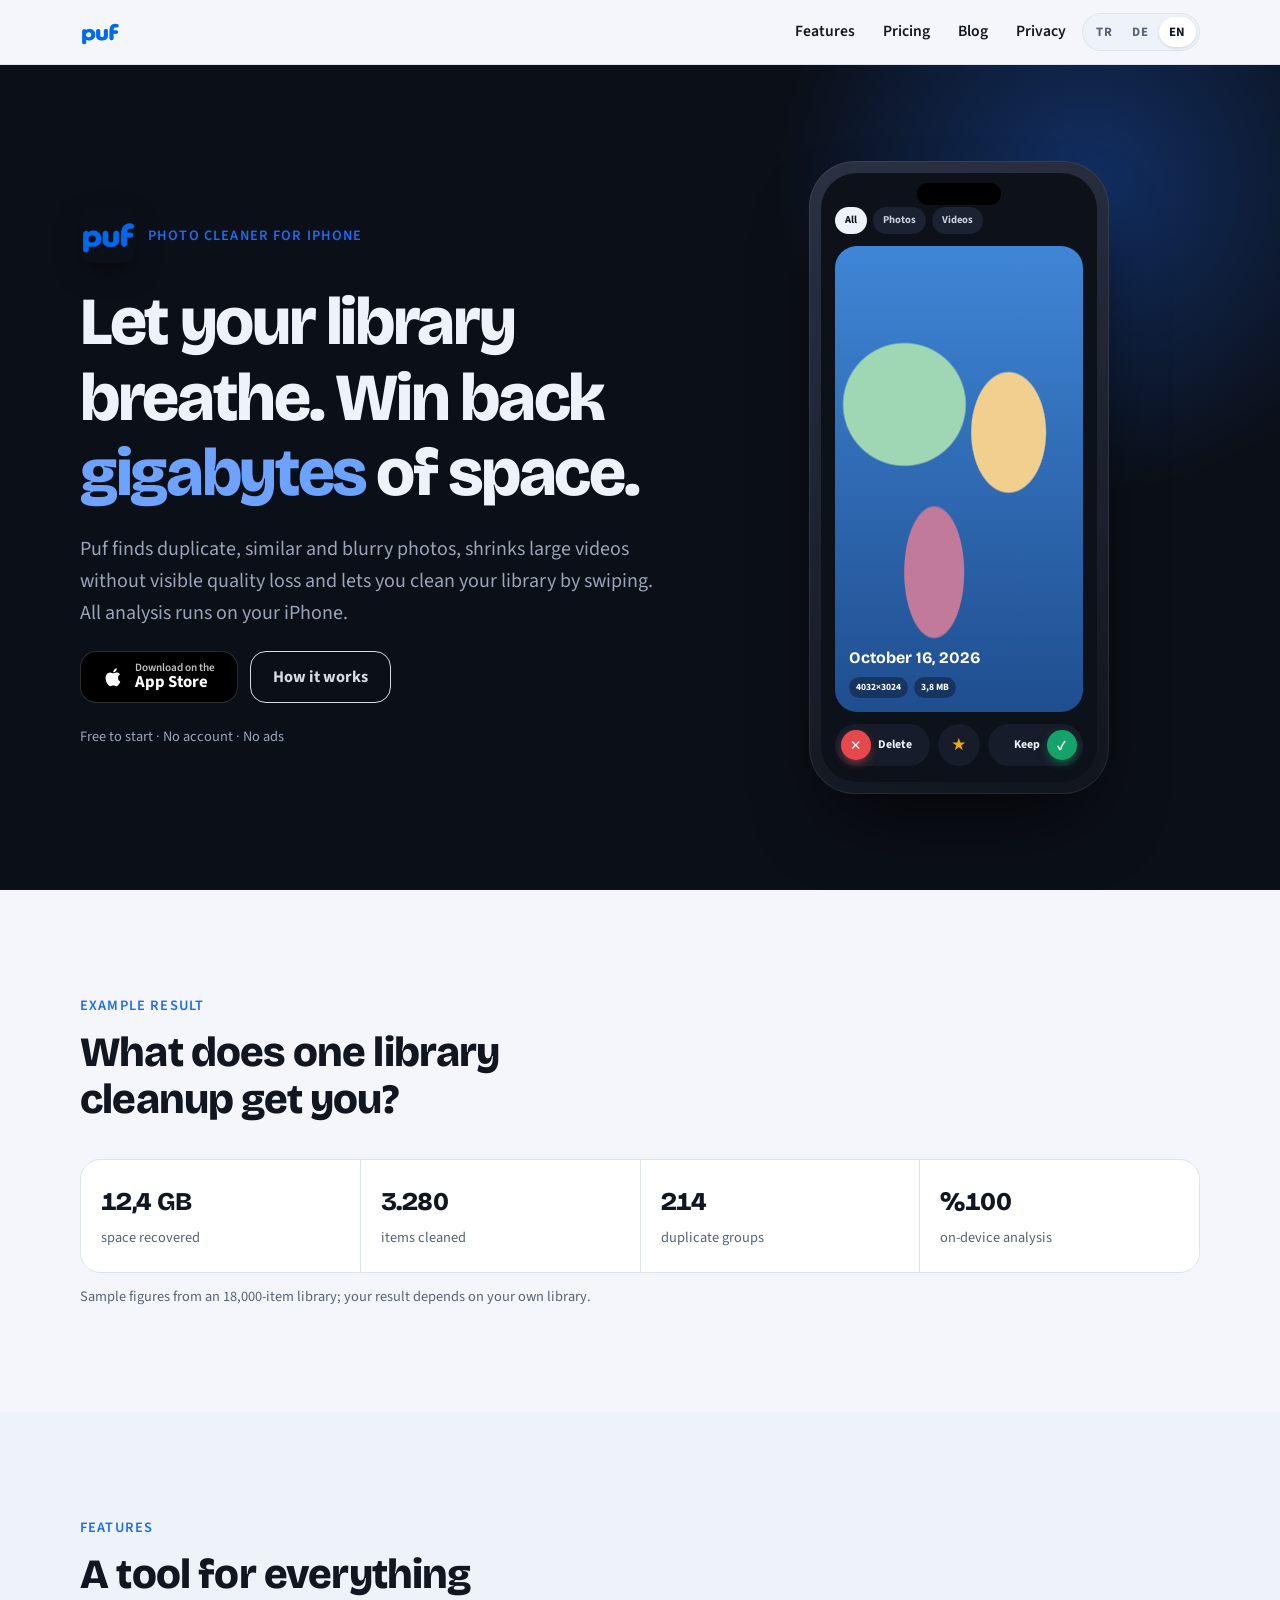
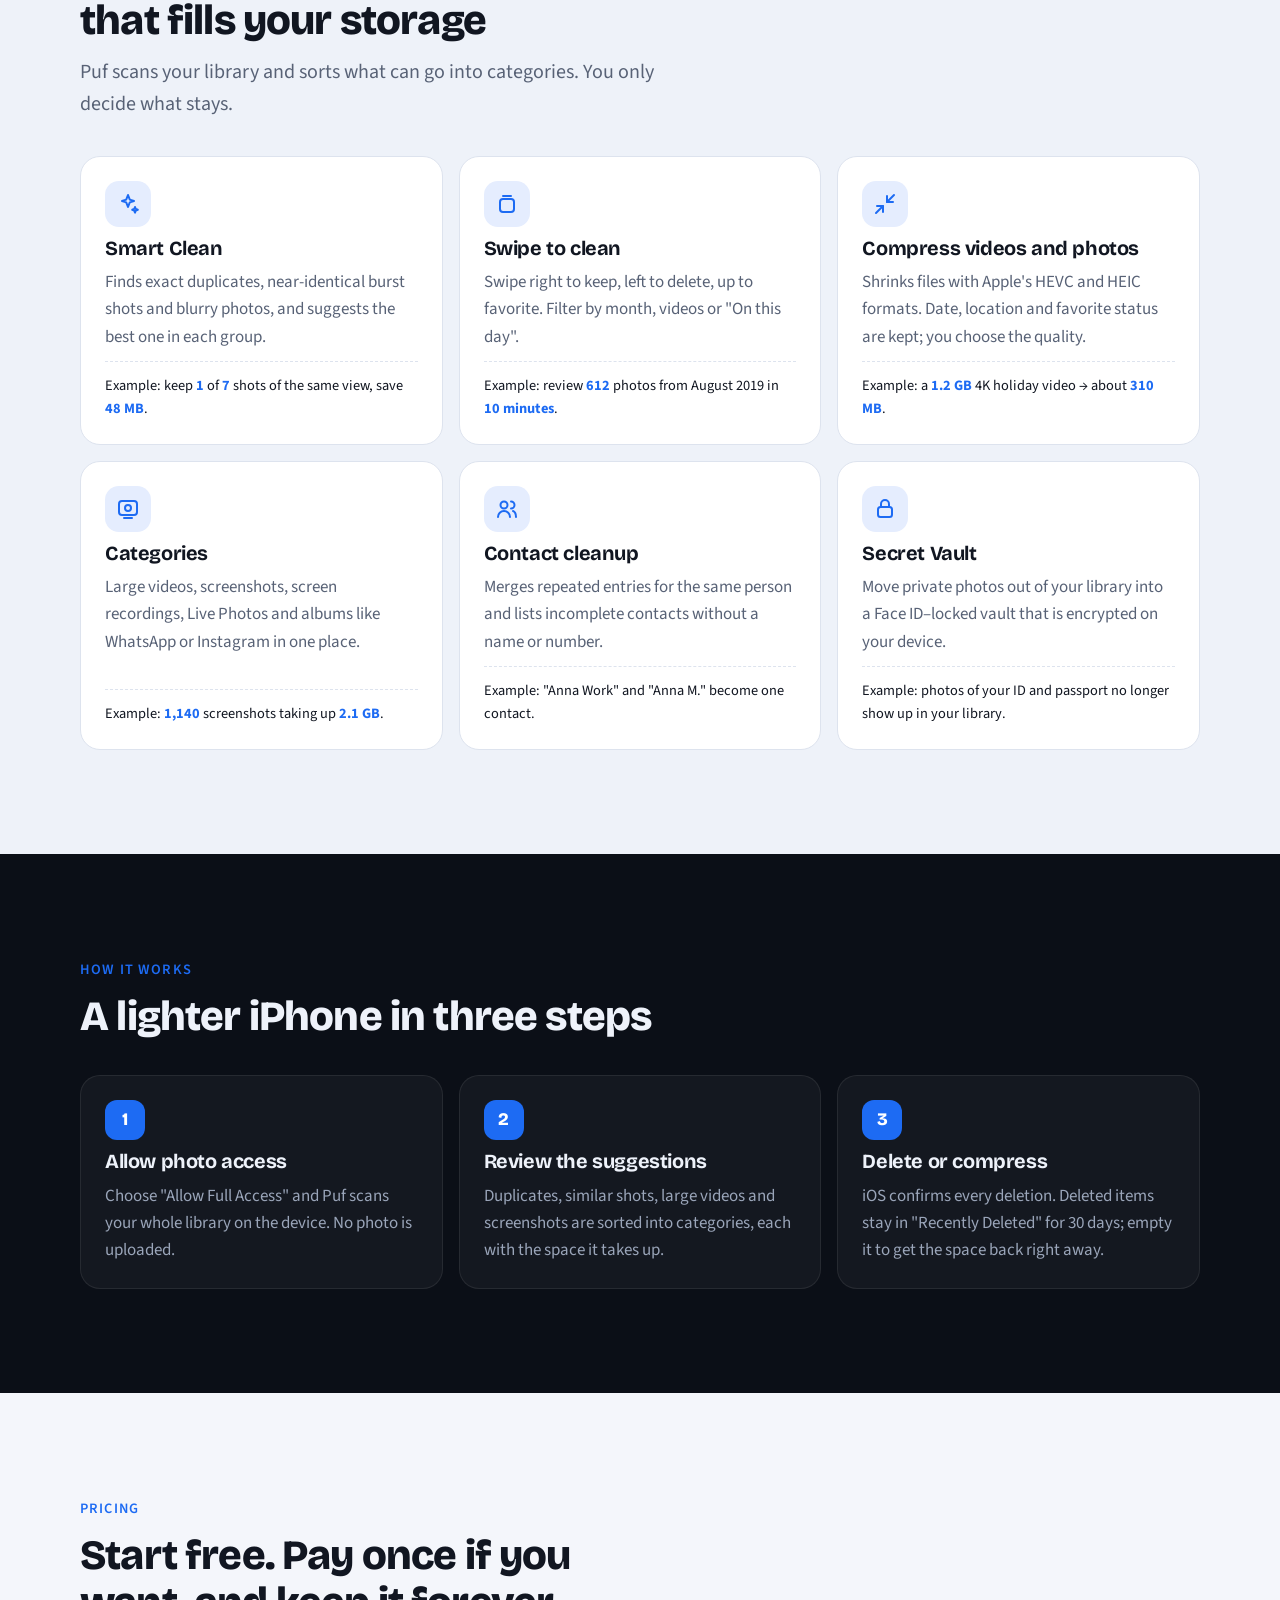
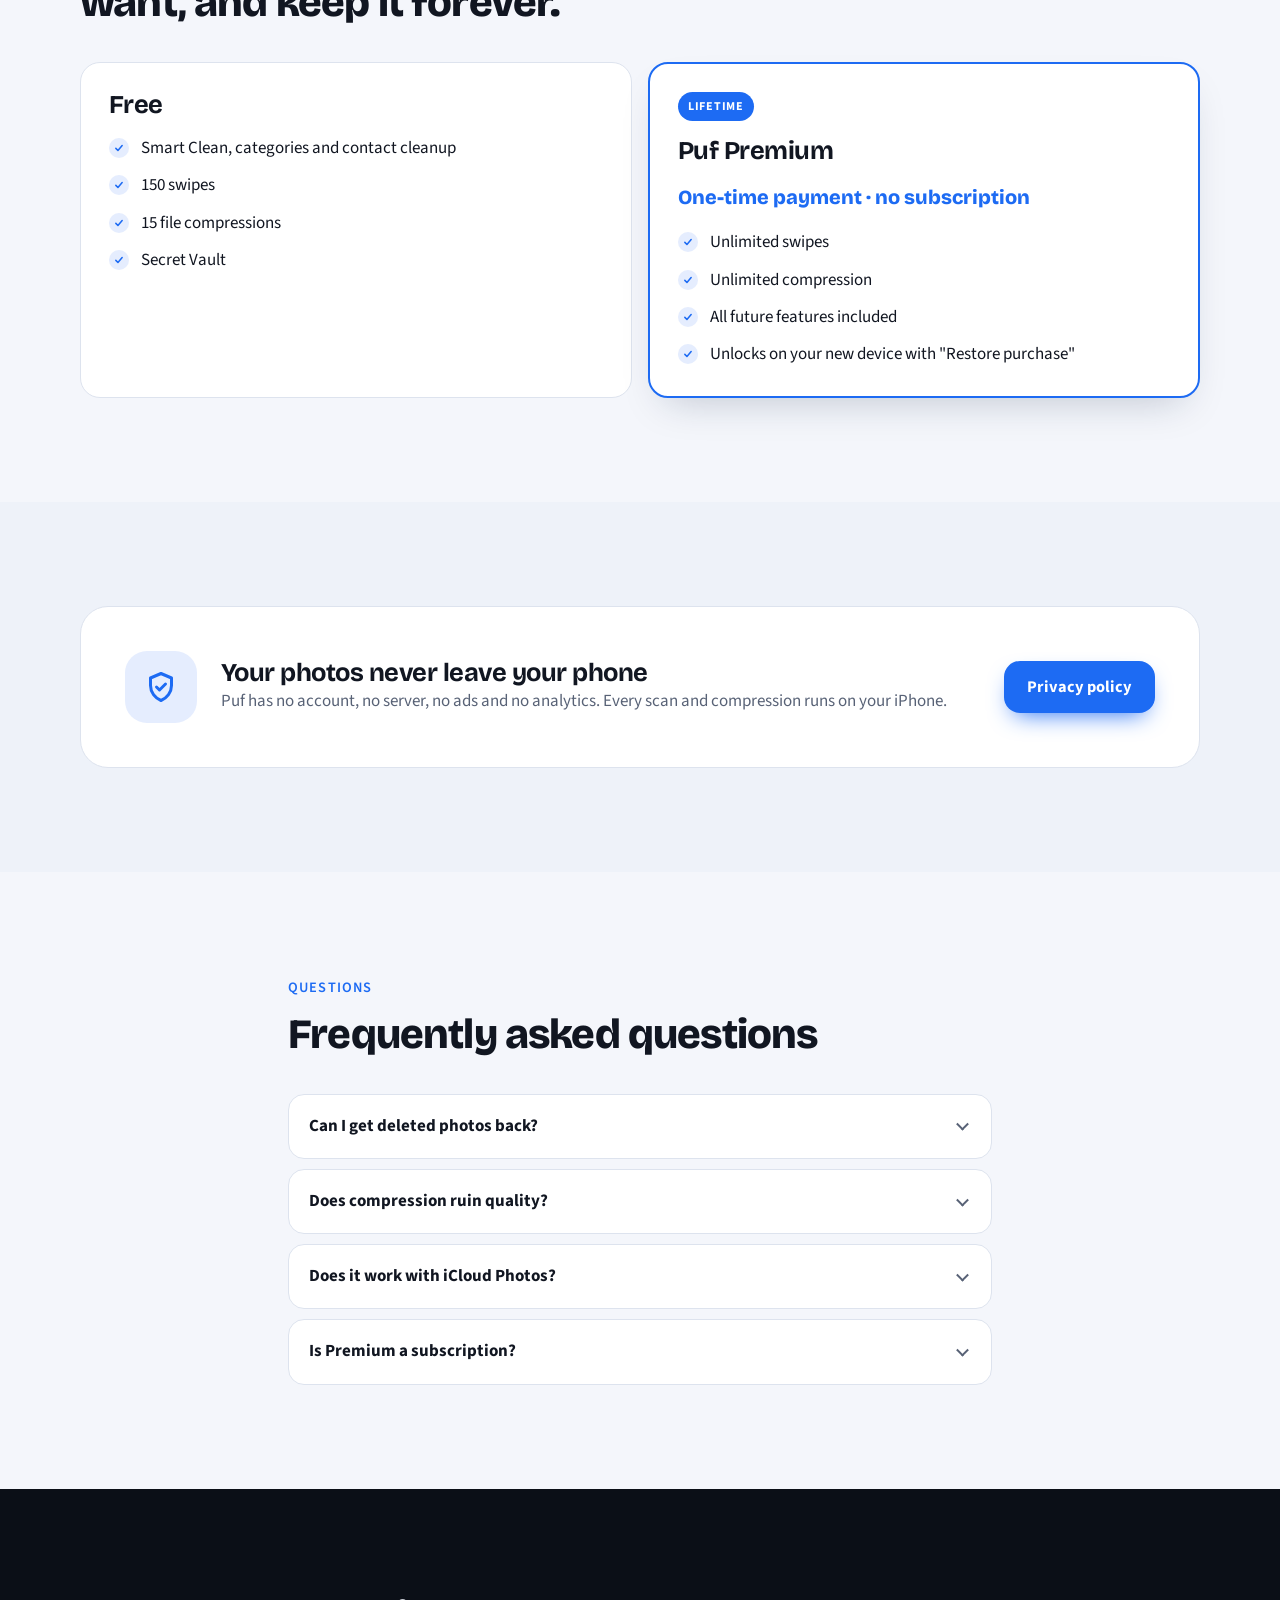
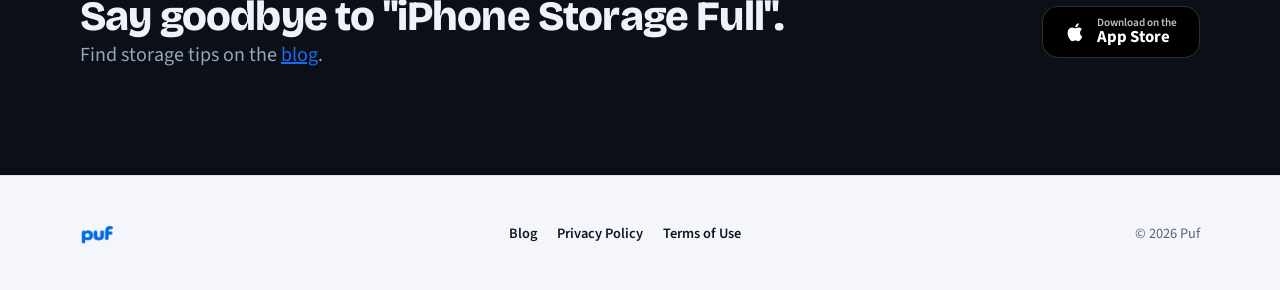
<file: index.html>
<!doctype html>
<html lang="tr"
  data-title-tr="Puf · iPhone fotoğraf ve depolama temizleyici"
  data-title-de="Puf · iPhone Foto- und Speicher-Cleaner"
  data-title-en="Puf · iPhone photo and storage cleaner"
  data-desc-tr="Puf, iPhone'undaki kopya, benzer ve bulanık fotoğrafları bulur, büyük videoları sıkıştırır ve galerini kaydırarak temizlemeni sağlar. Her şey cihazında."
  data-desc-de="Puf findet doppelte, ähnliche und unscharfe Fotos auf deinem iPhone, komprimiert große Videos und lässt dich deine Mediathek per Wischen aufräumen. Alles auf dem Gerät."
  data-desc-en="Puf finds duplicate, similar and blurry photos on your iPhone, compresses large videos and lets you clean your library by swiping. Everything stays on your device.">
<head>
  <meta charset="utf-8">
  <meta name="viewport" content="width=device-width, initial-scale=1, viewport-fit=cover">
  <title>Puf · iPhone fotoğraf ve depolama temizleyici</title>
  <meta name="description" content="Puf, iPhone'undaki kopya, benzer ve bulanık fotoğrafları bulur, büyük videoları sıkıştırır ve galerini kaydırarak temizlemeni sağlar. Her şey cihazında.">
  <meta name="theme-color" content="#0b0f17">
  <link rel="icon" type="image/png" href="logo.png">
  <link rel="apple-touch-icon" href="logo.png">
  <meta property="og:type" content="website">
  <meta property="og:title" content="Puf · iPhone photo and storage cleaner">
  <meta property="og:description" content="Find duplicates, compress videos and clean your iPhone library by swiping. Everything stays on your device.">
  <meta property="og:image" content="logo.png">
  <link rel="preconnect" href="https://fonts.googleapis.com">
  <link rel="preconnect" href="https://fonts.gstatic.com" crossorigin>
  <link rel="stylesheet" href="https://fonts.googleapis.com/css2?family=Bricolage+Grotesque:opsz,wght@12..96,600;12..96,700;12..96,800&family=Source+Sans+3:ital,wght@0,400;0,600;0,700;1,400&display=swap">
  <link rel="stylesheet" href="styles.css">
  <script type="application/ld+json">
  {
    "@context": "https://schema.org",
    "@type": "MobileApplication",
    "name": "Puf",
    "operatingSystem": "iOS",
    "applicationCategory": "UtilitiesApplication",
    "description": "Puf is an iPhone cleaner that finds duplicate, similar and blurry photos, compresses large videos and photos, cleans up contacts and lets you review your photo library by swiping. All analysis runs on the device.",
    "inLanguage": ["tr", "de", "en"],
    "offers": { "@type": "Offer", "category": "Free with one-time in-app purchase (Puf Premium)" }
  }
  </script>
</head>
<body>

<header class="site-header">
  <div class="wrap">
    <a class="brand" href="index.html" data-keep-lang>
      <img src="logo.png" alt="Puf" width="36" height="36">
    </a>
    <button class="menu-toggle" type="button" aria-expanded="false" aria-controls="site-nav" aria-label="Menu"><span></span></button>
    <nav class="nav" id="site-nav">
      <a href="#features"><span data-lang="tr">Özellikler</span><span data-lang="de">Funktionen</span><span data-lang="en">Features</span></a>
      <a href="#pricing"><span data-lang="tr">Fiyat</span><span data-lang="de">Preis</span><span data-lang="en">Pricing</span></a>
      <a href="blog.html" data-keep-lang>Blog</a>
      <a href="privacy.html" data-keep-lang><span data-lang="tr">Gizlilik</span><span data-lang="de">Datenschutz</span><span data-lang="en">Privacy</span></a>
      <div class="lang-switch" role="group" aria-label="Language">
        <button type="button" data-set-lang="tr" aria-pressed="false">TR</button>
        <button type="button" data-set-lang="de" aria-pressed="false">DE</button>
        <button type="button" data-set-lang="en" aria-pressed="false">EN</button>
      </div>
    </nav>
  </div>
</header>

<main>

  <!-- Hero -->
  <section class="hero band-dark">
    <div class="wrap">
      <div class="hero-copy">
        <div class="hero-badge">
          <img src="logo.png" alt="Puf" width="56" height="56">
          <span class="eyebrow">
            <span data-lang="tr">iPhone için galeri temizleyici</span>
            <span data-lang="de">Mediathek-Cleaner für iPhone</span>
            <span data-lang="en">Photo cleaner for iPhone</span>
          </span>
        </div>
        <h1>
          <span data-lang="tr">Galerine nefes aldır. <em>Gigabaytlarca</em> yeri geri kazan.</span>
          <span data-lang="de">Gib deiner Mediathek Luft. Hol dir <em>Gigabytes</em> zurück.</span>
          <span data-lang="en">Let your library breathe. Win back <em>gigabytes</em> of space.</span>
        </h1>
        <p class="lead">
          <span data-lang="tr">Puf; kopya, benzer ve bulanık fotoğrafları bulur, büyük videoları kaliteyi koruyarak küçültür ve galerini kart kart kaydırarak temizlemeni sağlar. Tüm analiz iPhone'unda yapılır.</span>
          <span data-lang="de">Puf findet doppelte, ähnliche und unscharfe Fotos, verkleinert große Videos ohne sichtbaren Qualitätsverlust und lässt dich deine Mediathek per Wischen aufräumen. Alle Analysen laufen auf deinem iPhone.</span>
          <span data-lang="en">Puf finds duplicate, similar and blurry photos, shrinks large videos without visible quality loss and lets you clean your library by swiping. All analysis runs on your iPhone.</span>
        </p>
        <div class="hero-actions">
          <a class="btn btn-store" data-app-store href="#">
            <svg viewBox="0 0 24 24" aria-hidden="true"><path fill="currentColor" d="M16.4 12.6c0-2.4 2-3.6 2.1-3.7-1.2-1.7-3-1.9-3.6-1.9-1.5-.2-3 .9-3.8.9-.8 0-2-.9-3.3-.9-1.7 0-3.3 1-4.1 2.5-1.8 3.1-.5 7.6 1.3 10.1.8 1.2 1.8 2.6 3.1 2.5 1.2-.1 1.7-.8 3.2-.8s1.9.8 3.2.8c1.3 0 2.2-1.2 3-2.4.9-1.4 1.3-2.7 1.3-2.8 0 0-2.4-1-2.4-3.3zM14 5.5c.7-.8 1.1-1.9 1-3-1 0-2.1.7-2.8 1.5-.6.7-1.2 1.8-1 2.9 1 .1 2.1-.6 2.8-1.4z"/></svg>
            <span>
              <small><span data-lang="tr">İndir</span><span data-lang="de">Laden im</span><span data-lang="en">Download on the</span></small>
              <strong>App Store</strong>
            </span>
          </a>
          <a class="btn btn-ghost" href="#how">
            <span data-lang="tr">Nasıl çalışır?</span><span data-lang="de">So funktioniert's</span><span data-lang="en">How it works</span>
          </a>
        </div>
        <p class="hero-note">
          <span data-lang="tr">Ücretsiz başla · Hesap yok · Reklam yok</span>
          <span data-lang="de">Kostenlos starten · Kein Konto · Keine Werbung</span>
          <span data-lang="en">Free to start · No account · No ads</span>
        </p>
      </div>

      <div class="phone" role="img" aria-label="Puf swipe screen">
        <div class="phone-screen">
          <div class="chips">
            <span class="chip on"><span data-lang="tr">Tümü</span><span data-lang="de">Alle</span><span data-lang="en">All</span></span>
            <span class="chip"><span data-lang="tr">Fotoğraflar</span><span data-lang="de">Fotos</span><span data-lang="en">Photos</span></span>
            <span class="chip"><span data-lang="tr">Videolar</span><span data-lang="de">Videos</span><span data-lang="en">Videos</span></span>
          </div>
          <div class="deck">
            <div class="card back"></div>
            <div class="card top">
              <span class="stamp keep"><span data-lang="tr">KALSIN</span><span data-lang="de">BEHALTEN</span><span data-lang="en">KEEP</span></span>
              <span class="stamp del"><span data-lang="tr">SİL</span><span data-lang="de">LÖSCHEN</span><span data-lang="en">DELETE</span></span>
              <div class="info">
                <strong><span data-lang="tr">16 Ekim 2026</span><span data-lang="de">16. Oktober 2026</span><span data-lang="en">October 16, 2026</span></strong>
                <div class="tags"><span>4032×3024</span><span>3,8 MB</span></div>
              </div>
            </div>
          </div>
          <div class="actions">
            <span class="act x"><span class="dot" aria-hidden="true">✕</span><span class="label"><span data-lang="tr">Kaldır</span><span data-lang="de">Löschen</span><span data-lang="en">Delete</span></span></span>
            <span class="st" aria-hidden="true">★</span>
            <span class="act ok"><span class="label"><span data-lang="tr">Kalsın</span><span data-lang="de">Bleibt</span><span data-lang="en">Keep</span></span><span class="dot" aria-hidden="true">✓</span></span>
          </div>
        </div>
      </div>
    </div>
  </section>

  <!-- Example results -->
  <section class="section">
    <div class="wrap">
      <div class="section-head">
        <span class="eyebrow"><span data-lang="tr">Örnek sonuç</span><span data-lang="de">Beispiel</span><span data-lang="en">Example result</span></span>
        <h2>
          <span data-lang="tr">Bir galeri temizliği neler kazandırır?</span>
          <span data-lang="de">Was bringt ein Mediathek-Frühjahrsputz?</span>
          <span data-lang="en">What does one library cleanup get you?</span>
        </h2>
      </div>
      <div class="stats">
        <div class="stat"><b>12,4 GB</b><span data-lang="tr">geri kazanılan alan</span><span data-lang="de">freigegebener Speicher</span><span data-lang="en">space recovered</span></div>
        <div class="stat"><b>3.280</b><span data-lang="tr">temizlenen öğe</span><span data-lang="de">aufgeräumte Objekte</span><span data-lang="en">items cleaned</span></div>
        <div class="stat"><b>214</b><span data-lang="tr">kopya fotoğraf grubu</span><span data-lang="de">Duplikat-Gruppen</span><span data-lang="en">duplicate groups</span></div>
        <div class="stat"><b>%100</b><span data-lang="tr">cihazda analiz</span><span data-lang="de">Analyse auf dem Gerät</span><span data-lang="en">on-device analysis</span></div>
      </div>
      <p class="stats-note">
        <span data-lang="tr">Rakamlar örnek bir 18.000 öğelik kütüphaneden alınmıştır; senin sonucun galerine göre değişir.</span>
        <span data-lang="de">Beispielwerte aus einer Mediathek mit 18.000 Objekten; dein Ergebnis hängt von deiner Mediathek ab.</span>
        <span data-lang="en">Sample figures from an 18,000-item library; your result depends on your own library.</span>
      </p>
    </div>
  </section>

  <!-- Features -->
  <section class="section band-soft" id="features">
    <div class="wrap">
      <div class="section-head">
        <span class="eyebrow"><span data-lang="tr">Özellikler</span><span data-lang="de">Funktionen</span><span data-lang="en">Features</span></span>
        <h2>
          <span data-lang="tr">Depolama alanını dolduran her şey için bir araç</span>
          <span data-lang="de">Ein Werkzeug für alles, was deinen Speicher füllt</span>
          <span data-lang="en">A tool for everything that fills your storage</span>
        </h2>
        <p class="lead">
          <span data-lang="tr">Puf, galerini tarar ve temizlenebilecekleri kategorilere ayırır. Sen sadece neyin kalacağına karar verirsin.</span>
          <span data-lang="de">Puf scannt deine Mediathek und sortiert alles, was weg kann, in Kategorien. Du entscheidest nur, was bleibt.</span>
          <span data-lang="en">Puf scans your library and sorts what can go into categories. You only decide what stays.</span>
        </p>
      </div>
      <div class="features">
        <article class="feature">
          <div class="icon"><svg viewBox="0 0 24 24" fill="none" stroke="currentColor" stroke-width="2" stroke-linecap="round" stroke-linejoin="round" aria-hidden="true"><path d="M12 3l1.8 4.6L18 9l-4.2 1.4L12 15l-1.8-4.6L6 9l4.2-1.4z"/><path d="M19 15l.8 2 2 .8-2 .8-.8 2-.8-2-2-.8 2-.8z"/></svg></div>
          <h3><span data-lang="tr">Akıllı Temizlik</span><span data-lang="de">Smart-Bereinigung</span><span data-lang="en">Smart Clean</span></h3>
          <p>
            <span data-lang="tr">Birebir kopyaları, art arda çekilmiş benzer kareleri ve bulanık fotoğrafları bulur; her gruptan en iyisini önerir.</span>
            <span data-lang="de">Findet exakte Duplikate, ähnliche Serienbilder und unscharfe Fotos und schlägt aus jeder Gruppe das beste vor.</span>
            <span data-lang="en">Finds exact duplicates, near-identical burst shots and blurry photos, and suggests the best one in each group.</span>
          </p>
          <p class="example">
            <span data-lang="tr">Örnek: aynı manzaranın <b>7</b> karesinden <b>1</b>'ini tut, <b>48 MB</b> kazan.</span>
            <span data-lang="de">Beispiel: Von <b>7</b> Aufnahmen derselben Landschaft <b>1</b> behalten, <b>48 MB</b> sparen.</span>
            <span data-lang="en">Example: keep <b>1</b> of <b>7</b> shots of the same view, save <b>48 MB</b>.</span>
          </p>
        </article>

        <article class="feature">
          <div class="icon"><svg viewBox="0 0 24 24" fill="none" stroke="currentColor" stroke-width="2" stroke-linecap="round" stroke-linejoin="round" aria-hidden="true"><rect x="5" y="7" width="14" height="13" rx="3"/><path d="M8 4h8"/></svg></div>
          <h3><span data-lang="tr">Kaydırarak temizle</span><span data-lang="de">Per Wischen aufräumen</span><span data-lang="en">Swipe to clean</span></h3>
          <p>
            <span data-lang="tr">Sağa kaydır: kalsın. Sola: silinsin. Yukarı: favori. Aya, videolara ya da "Bugün" anılarına göre filtrele.</span>
            <span data-lang="de">Nach rechts: behalten. Nach links: löschen. Nach oben: Favorit. Filtere nach Monat, Videos oder „An diesem Tag“.</span>
            <span data-lang="en">Swipe right to keep, left to delete, up to favorite. Filter by month, videos or "On this day".</span>
          </p>
          <p class="example">
            <span data-lang="tr">Örnek: 2019 Ağustos'un <b>612</b> fotoğrafını <b>10 dakikada</b> gözden geçir.</span>
            <span data-lang="de">Beispiel: <b>612</b> Fotos vom August 2019 in <b>10 Minuten</b> durchgehen.</span>
            <span data-lang="en">Example: review <b>612</b> photos from August 2019 in <b>10 minutes</b>.</span>
          </p>
        </article>

        <article class="feature">
          <div class="icon"><svg viewBox="0 0 24 24" fill="none" stroke="currentColor" stroke-width="2" stroke-linecap="round" stroke-linejoin="round" aria-hidden="true"><path d="M4 14h6v6"/><path d="M20 10h-6V4"/><path d="M14 10l7-7"/><path d="M3 21l7-7"/></svg></div>
          <h3><span data-lang="tr">Video ve fotoğraf sıkıştırma</span><span data-lang="de">Videos und Fotos komprimieren</span><span data-lang="en">Compress videos and photos</span></h3>
          <p>
            <span data-lang="tr">Apple'ın HEVC ve HEIC formatlarıyla dosyaları küçültür. Tarih, konum ve favori bilgisi korunur; kaliteyi sen seçersin.</span>
            <span data-lang="de">Verkleinert Dateien mit Apples HEVC- und HEIC-Formaten. Datum, Ort und Favoriten bleiben erhalten; die Qualität wählst du.</span>
            <span data-lang="en">Shrinks files with Apple's HEVC and HEIC formats. Date, location and favorite status are kept; you choose the quality.</span>
          </p>
          <p class="example">
            <span data-lang="tr">Örnek: <b>1,2 GB</b>'lık 4K tatil videosu → yaklaşık <b>310 MB</b>.</span>
            <span data-lang="de">Beispiel: <b>1,2 GB</b> großes 4K-Urlaubsvideo → etwa <b>310 MB</b>.</span>
            <span data-lang="en">Example: a <b>1.2 GB</b> 4K holiday video → about <b>310 MB</b>.</span>
          </p>
        </article>

        <article class="feature">
          <div class="icon"><svg viewBox="0 0 24 24" fill="none" stroke="currentColor" stroke-width="2" stroke-linecap="round" stroke-linejoin="round" aria-hidden="true"><rect x="3" y="4" width="18" height="14" rx="3"/><circle cx="12" cy="11" r="3"/><path d="M8 21h8"/></svg></div>
          <h3><span data-lang="tr">Kategoriler</span><span data-lang="de">Kategorien</span><span data-lang="en">Categories</span></h3>
          <p>
            <span data-lang="tr">Büyük videolar, ekran görüntüleri, ekran kayıtları, Live Photos ve WhatsApp, Instagram gibi albümler tek ekranda.</span>
            <span data-lang="de">Große Videos, Bildschirmfotos, Bildschirmaufnahmen, Live Photos und Alben wie WhatsApp oder Instagram auf einen Blick.</span>
            <span data-lang="en">Large videos, screenshots, screen recordings, Live Photos and albums like WhatsApp or Instagram in one place.</span>
          </p>
          <p class="example">
            <span data-lang="tr">Örnek: <b>1.140</b> ekran görüntüsü, toplam <b>2,1 GB</b>.</span>
            <span data-lang="de">Beispiel: <b>1.140</b> Bildschirmfotos mit zusammen <b>2,1 GB</b>.</span>
            <span data-lang="en">Example: <b>1,140</b> screenshots taking up <b>2.1 GB</b>.</span>
          </p>
        </article>

        <article class="feature">
          <div class="icon"><svg viewBox="0 0 24 24" fill="none" stroke="currentColor" stroke-width="2" stroke-linecap="round" stroke-linejoin="round" aria-hidden="true"><circle cx="9" cy="8" r="3.5"/><path d="M3 20c0-3.3 2.7-6 6-6s6 2.7 6 6"/><path d="M16 4.5a3.5 3.5 0 010 7"/><path d="M18 14c2 .7 3 2.9 3 6"/></svg></div>
          <h3><span data-lang="tr">Rehber temizliği</span><span data-lang="de">Kontakte aufräumen</span><span data-lang="en">Contact cleanup</span></h3>
          <p>
            <span data-lang="tr">Aynı kişinin tekrar eden kayıtlarını birleştirir, adı ya da numarası olmayan eksik kişileri listeler.</span>
            <span data-lang="de">Führt doppelte Einträge derselben Person zusammen und listet unvollständige Kontakte ohne Name oder Nummer.</span>
            <span data-lang="en">Merges repeated entries for the same person and lists incomplete contacts without a name or number.</span>
          </p>
          <p class="example">
            <span data-lang="tr">Örnek: "Ayşe İş" ve "Ayşe Y." tek kişide birleşir.</span>
            <span data-lang="de">Beispiel: „Anna Büro“ und „Anna M.“ werden ein Kontakt.</span>
            <span data-lang="en">Example: "Anna Work" and "Anna M." become one contact.</span>
          </p>
        </article>

        <article class="feature">
          <div class="icon"><svg viewBox="0 0 24 24" fill="none" stroke="currentColor" stroke-width="2" stroke-linecap="round" stroke-linejoin="round" aria-hidden="true"><rect x="5" y="10" width="14" height="10" rx="2.5"/><path d="M8 10V7a4 4 0 018 0v3"/></svg></div>
          <h3><span data-lang="tr">Gizli Kasa</span><span data-lang="de">Geheimer Tresor</span><span data-lang="en">Secret Vault</span></h3>
          <p>
            <span data-lang="tr">Özel fotoğraflarını galeriden çıkarıp Face ID ile kilitli, cihazında şifrelenmiş bir kasada sakla.</span>
            <span data-lang="de">Verschiebe private Fotos aus der Mediathek in einen mit Face ID gesicherten, auf dem Gerät verschlüsselten Tresor.</span>
            <span data-lang="en">Move private photos out of your library into a Face ID–locked vault that is encrypted on your device.</span>
          </p>
          <p class="example">
            <span data-lang="tr">Örnek: kimlik ve pasaport fotoğrafları galeride görünmez.</span>
            <span data-lang="de">Beispiel: Fotos von Ausweis und Reisepass tauchen nicht mehr in der Mediathek auf.</span>
            <span data-lang="en">Example: photos of your ID and passport no longer show up in your library.</span>
          </p>
        </article>
      </div>
    </div>
  </section>

  <!-- How it works -->
  <section class="section band-dark" id="how">
    <div class="wrap">
      <div class="section-head">
        <span class="eyebrow"><span data-lang="tr">Nasıl çalışır</span><span data-lang="de">So funktioniert's</span><span data-lang="en">How it works</span></span>
        <h2>
          <span data-lang="tr">Üç adımda daha boş bir iPhone</span>
          <span data-lang="de">In drei Schritten zu einem leereren iPhone</span>
          <span data-lang="en">A lighter iPhone in three steps</span>
        </h2>
      </div>
      <div class="steps">
        <div class="step">
          <h3><span data-lang="tr">Galerine erişim ver</span><span data-lang="de">Zugriff erlauben</span><span data-lang="en">Allow photo access</span></h3>
          <p>
            <span data-lang="tr">"Tam Erişime İzin Ver"i seç; Puf tüm galerini cihazında tarar. Hiçbir fotoğraf internete yüklenmez.</span>
            <span data-lang="de">Wähle „Vollzugriff erlauben“; Puf scannt die ganze Mediathek auf dem Gerät. Kein Foto wird hochgeladen.</span>
            <span data-lang="en">Choose "Allow Full Access" and Puf scans your whole library on the device. No photo is uploaded.</span>
          </p>
        </div>
        <div class="step">
          <h3><span data-lang="tr">Önerilere göz at</span><span data-lang="de">Vorschläge prüfen</span><span data-lang="en">Review the suggestions</span></h3>
          <p>
            <span data-lang="tr">Kopyalar, benzerler, büyük videolar ve ekran görüntüleri kategorilere ayrılır; her birinin ne kadar yer kapladığını görürsün.</span>
            <span data-lang="de">Duplikate, ähnliche Fotos, große Videos und Bildschirmfotos werden sortiert; du siehst, wie viel Platz jede Kategorie belegt.</span>
            <span data-lang="en">Duplicates, similar shots, large videos and screenshots are sorted into categories, each with the space it takes up.</span>
          </p>
        </div>
        <div class="step">
          <h3><span data-lang="tr">Sil ya da sıkıştır</span><span data-lang="de">Löschen oder komprimieren</span><span data-lang="en">Delete or compress</span></h3>
          <p>
            <span data-lang="tr">iOS her silme için onay ister. Silinenler 30 gün "Son Silinenler"de kalır; alanı hemen geri almak için orayı boşalt.</span>
            <span data-lang="de">iOS fragt bei jedem Löschen nach. Gelöschtes bleibt 30 Tage in „Zuletzt gelöscht“; leere den Ordner, um den Platz sofort freizugeben.</span>
            <span data-lang="en">iOS confirms every deletion. Deleted items stay in "Recently Deleted" for 30 days; empty it to get the space back right away.</span>
          </p>
        </div>
      </div>
    </div>
  </section>

  <!-- Pricing -->
  <section class="section" id="pricing">
    <div class="wrap">
      <div class="section-head">
        <span class="eyebrow"><span data-lang="tr">Fiyat</span><span data-lang="de">Preis</span><span data-lang="en">Pricing</span></span>
        <h2>
          <span data-lang="tr">Ücretsiz başla. İstersen bir kez öde, sonsuza kadar kullan.</span>
          <span data-lang="de">Kostenlos starten. Wenn du willst, einmal zahlen und für immer nutzen.</span>
          <span data-lang="en">Start free. Pay once if you want, and keep it forever.</span>
        </h2>
      </div>
      <div class="plans">
        <div class="plan">
          <h3><span data-lang="tr">Ücretsiz</span><span data-lang="de">Kostenlos</span><span data-lang="en">Free</span></h3>
          <ul>
            <li><span data-lang="tr">Akıllı Temizlik, kategoriler ve rehber temizliği</span><span data-lang="de">Smart-Bereinigung, Kategorien und Kontakte</span><span data-lang="en">Smart Clean, categories and contact cleanup</span></li>
            <li><span data-lang="tr">150 kaydırma</span><span data-lang="de">150 Wischer</span><span data-lang="en">150 swipes</span></li>
            <li><span data-lang="tr">15 dosya sıkıştırma</span><span data-lang="de">15 Dateien komprimieren</span><span data-lang="en">15 file compressions</span></li>
            <li><span data-lang="tr">Gizli Kasa</span><span data-lang="de">Geheimer Tresor</span><span data-lang="en">Secret Vault</span></li>
          </ul>
        </div>
        <div class="plan premium">
          <span class="badge"><span data-lang="tr">Ömür boyu</span><span data-lang="de">Lebenslang</span><span data-lang="en">Lifetime</span></span>
          <h3>Puf Premium</h3>
          <p class="price"><span data-lang="tr">Tek seferlik ödeme · abonelik yok</span><span data-lang="de">Einmalzahlung · kein Abo</span><span data-lang="en">One-time payment · no subscription</span></p>
          <ul>
            <li><span data-lang="tr">Sınırsız kaydırma</span><span data-lang="de">Unbegrenzt wischen</span><span data-lang="en">Unlimited swipes</span></li>
            <li><span data-lang="tr">Sınırsız sıkıştırma</span><span data-lang="de">Unbegrenzt komprimieren</span><span data-lang="en">Unlimited compression</span></li>
            <li><span data-lang="tr">Gelecek tüm özellikler dahil</span><span data-lang="de">Alle künftigen Funktionen inklusive</span><span data-lang="en">All future features included</span></li>
            <li><span data-lang="tr">"Satın alımı geri yükle" ile yeni cihazında da açılır</span><span data-lang="de">Mit „Kauf wiederherstellen“ auch auf deinem neuen Gerät</span><span data-lang="en">Unlocks on your new device with "Restore purchase"</span></li>
          </ul>
        </div>
      </div>
    </div>
  </section>

  <!-- Privacy -->
  <section class="section band-soft">
    <div class="wrap">
      <div class="privacy-card">
        <div class="shield"><svg viewBox="0 0 24 24" fill="none" stroke="currentColor" stroke-width="2" stroke-linecap="round" stroke-linejoin="round" aria-hidden="true"><path d="M12 3l7 3v5c0 4.5-3 8.3-7 10-4-1.7-7-5.5-7-10V6z"/><path d="M9 12l2 2 4-4"/></svg></div>
        <div>
          <h2>
            <span data-lang="tr">Fotoğrafların telefonundan çıkmaz</span>
            <span data-lang="de">Deine Fotos verlassen dein iPhone nicht</span>
            <span data-lang="en">Your photos never leave your phone</span>
          </h2>
          <p>
            <span data-lang="tr">Puf'ta hesap, sunucu, reklam ya da analiz aracı yok. Tüm tarama ve sıkıştırma iPhone'unda yapılır.</span>
            <span data-lang="de">Puf hat kein Konto, keinen Server, keine Werbung und kein Tracking. Alle Scans und Komprimierungen laufen auf deinem iPhone.</span>
            <span data-lang="en">Puf has no account, no server, no ads and no analytics. Every scan and compression runs on your iPhone.</span>
          </p>
        </div>
        <a class="btn btn-primary" href="privacy.html" data-keep-lang>
          <span data-lang="tr">Gizlilik politikası</span><span data-lang="de">Datenschutzerklärung</span><span data-lang="en">Privacy policy</span>
        </a>
      </div>
    </div>
  </section>

  <!-- FAQ -->
  <section class="section" id="faq">
    <div class="wrap narrow">
      <div class="section-head">
        <span class="eyebrow"><span data-lang="tr">Sorular</span><span data-lang="de">Fragen</span><span data-lang="en">Questions</span></span>
        <h2><span data-lang="tr">Sık sorulan sorular</span><span data-lang="de">Häufige Fragen</span><span data-lang="en">Frequently asked questions</span></h2>
      </div>
      <div class="faq">
        <details>
          <summary><span data-lang="tr">Sildiğim fotoğrafları geri alabilir miyim?</span><span data-lang="de">Kann ich gelöschte Fotos wiederherstellen?</span><span data-lang="en">Can I get deleted photos back?</span></summary>
          <p><span data-lang="tr">Evet. Silinenler Fotoğraflar uygulamasındaki "Son Silinenler" albümünde 30 gün kalır ve oradan geri yüklenebilir.</span><span data-lang="de">Ja. Gelöschte Objekte bleiben 30 Tage im Album „Zuletzt gelöscht“ der Fotos-App und lassen sich dort wiederherstellen.</span><span data-lang="en">Yes. Deleted items stay in the "Recently Deleted" album of the Photos app for 30 days and can be restored from there.</span></p>
        </details>
        <details>
          <summary><span data-lang="tr">Sıkıştırma kaliteyi bozar mı?</span><span data-lang="de">Leidet die Qualität beim Komprimieren?</span><span data-lang="en">Does compression ruin quality?</span></summary>
          <p><span data-lang="tr">Puf, Apple'ın verimli HEVC ve HEIC formatlarını kullanır; telefonda izlerken fark neredeyse görünmez. Kalite seviyesini sen seçersin.</span><span data-lang="de">Puf nutzt Apples effiziente HEVC- und HEIC-Formate; auf dem iPhone ist der Unterschied kaum sichtbar. Die Qualitätsstufe wählst du selbst.</span><span data-lang="en">Puf uses Apple's efficient HEVC and HEIC formats, so the difference is hard to see on a phone. You choose the quality level.</span></p>
        </details>
        <details>
          <summary><span data-lang="tr">iCloud Fotoğrafları ile çalışır mı?</span><span data-lang="de">Funktioniert Puf mit iCloud-Fotos?</span><span data-lang="en">Does it work with iCloud Photos?</span></summary>
          <p><span data-lang="tr">Evet. Puf'ta sildiğin bir öğe iCloud Fotoğrafları açıksa tüm cihazlarından silinir. Orijinali cihazda olmayan videolar sıkıştırmadan önce iCloud'dan indirilir.</span><span data-lang="de">Ja. Was du in Puf löschst, wird bei aktivierten iCloud-Fotos auf all deinen Geräten gelöscht. Videos, deren Original nicht auf dem Gerät liegt, werden vor dem Komprimieren aus iCloud geladen.</span><span data-lang="en">Yes. With iCloud Photos on, anything you delete in Puf is removed from all your devices. Videos whose original isn't on the device are downloaded from iCloud before compressing.</span></p>
        </details>
        <details>
          <summary><span data-lang="tr">Premium bir abonelik mi?</span><span data-lang="de">Ist Premium ein Abo?</span><span data-lang="en">Is Premium a subscription?</span></summary>
          <p><span data-lang="tr">Hayır. Puf Premium App Store üzerinden bir kez satın alınır, otomatik yenilenmez.</span><span data-lang="de">Nein. Puf Premium wird einmal im App Store gekauft und verlängert sich nicht automatisch.</span><span data-lang="en">No. Puf Premium is bought once in the App Store and never renews.</span></p>
        </details>
      </div>
    </div>
  </section>

  <!-- CTA -->
  <section class="section band-dark">
    <div class="wrap cta">
      <div>
        <h2>
          <span data-lang="tr">"iPhone Saklama Alanı Dolu" uyarısına veda et.</span>
          <span data-lang="de">Schluss mit „iPhone-Speicher voll“.</span>
          <span data-lang="en">Say goodbye to "iPhone Storage Full".</span>
        </h2>
        <p class="lead">
          <span data-lang="tr">Depolama ipuçları için <a href="blog.html" data-keep-lang>bloga</a> göz at.</span>
          <span data-lang="de">Speichertipps findest du im <a href="blog.html" data-keep-lang>Blog</a>.</span>
          <span data-lang="en">Find storage tips on the <a href="blog.html" data-keep-lang>blog</a>.</span>
        </p>
      </div>
      <a class="btn btn-store" data-app-store href="#">
        <svg viewBox="0 0 24 24" aria-hidden="true"><path fill="currentColor" d="M16.4 12.6c0-2.4 2-3.6 2.1-3.7-1.2-1.7-3-1.9-3.6-1.9-1.5-.2-3 .9-3.8.9-.8 0-2-.9-3.3-.9-1.7 0-3.3 1-4.1 2.5-1.8 3.1-.5 7.6 1.3 10.1.8 1.2 1.8 2.6 3.1 2.5 1.2-.1 1.7-.8 3.2-.8s1.9.8 3.2.8c1.3 0 2.2-1.2 3-2.4.9-1.4 1.3-2.7 1.3-2.8 0 0-2.4-1-2.4-3.3zM14 5.5c.7-.8 1.1-1.9 1-3-1 0-2.1.7-2.8 1.5-.6.7-1.2 1.8-1 2.9 1 .1 2.1-.6 2.8-1.4z"/></svg>
        <span>
          <small><span data-lang="tr">İndir</span><span data-lang="de">Laden im</span><span data-lang="en">Download on the</span></small>
          <strong>App Store</strong>
        </span>
      </a>
    </div>
  </section>
</main>

<footer class="site-footer">
  <div class="wrap">
    <a class="brand" href="index.html" data-keep-lang><img src="logo.png" alt="Puf" width="28" height="28"></a>
    <nav aria-label="Footer">
      <a href="blog.html" data-keep-lang>Blog</a>
      <a href="privacy.html" data-keep-lang><span data-lang="tr">Gizlilik Politikası</span><span data-lang="de">Datenschutz</span><span data-lang="en">Privacy Policy</span></a>
      <a href="https://www.apple.com/legal/internet-services/itunes/dev/stdeula/" rel="noopener"><span data-lang="tr">Kullanım Koşulları</span><span data-lang="de">Nutzungsbedingungen</span><span data-lang="en">Terms of Use</span></a>
    </nav>
    <span>© <span data-year>2026</span> Puf</span>
  </div>
</footer>

<script src="site.js"></script>
</body>
</html>
</file>
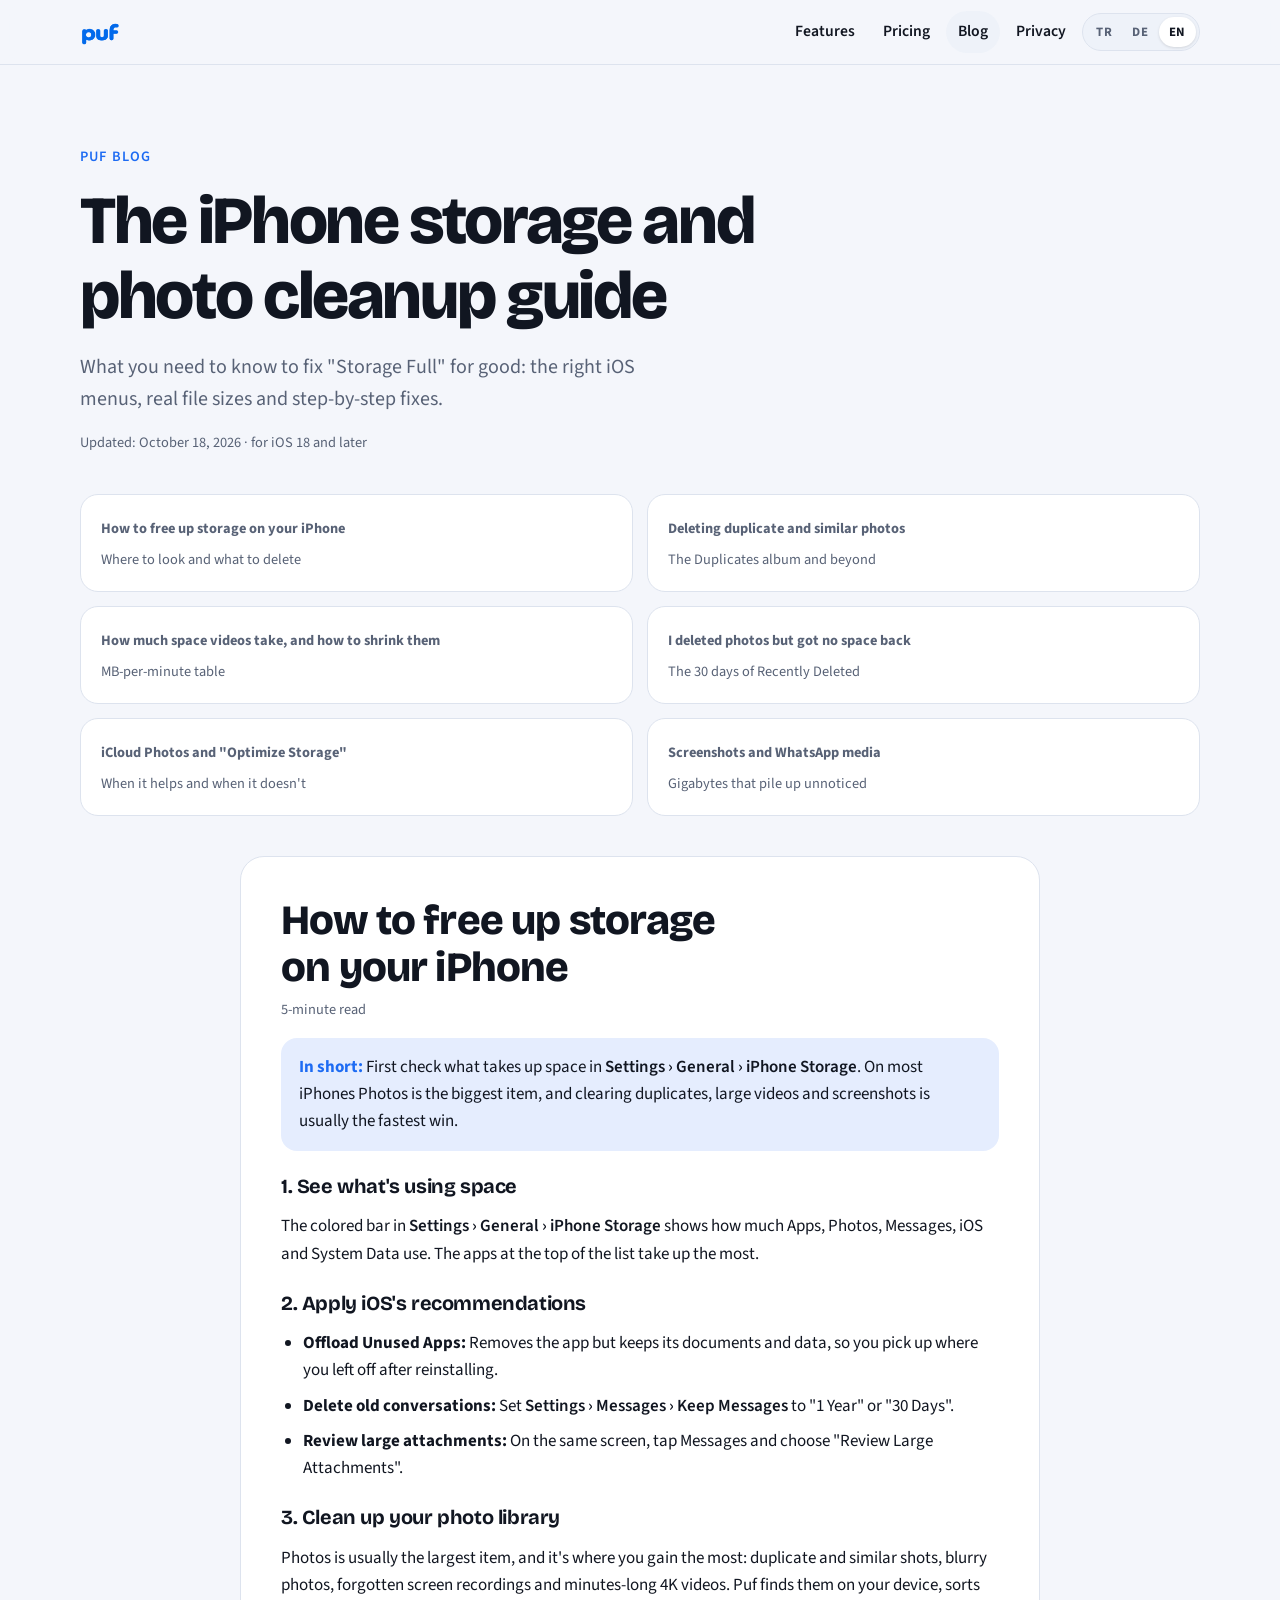
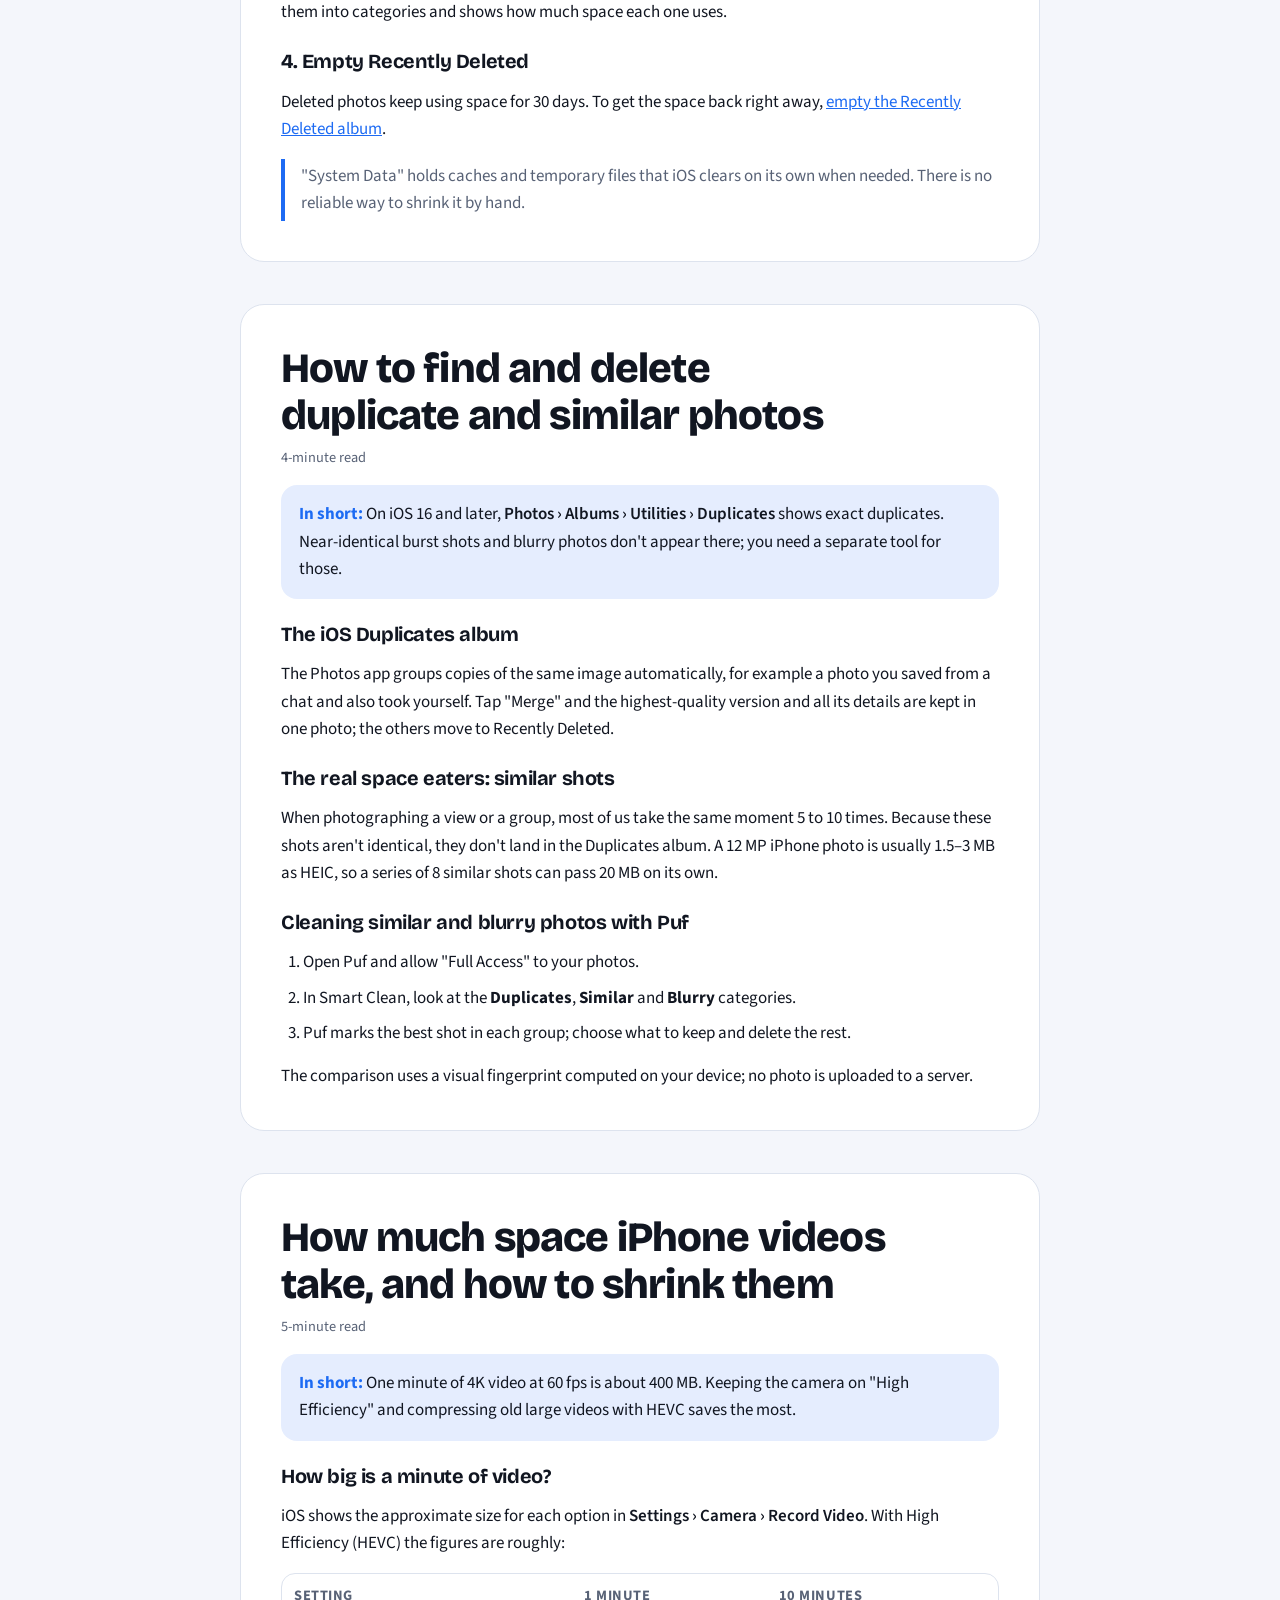
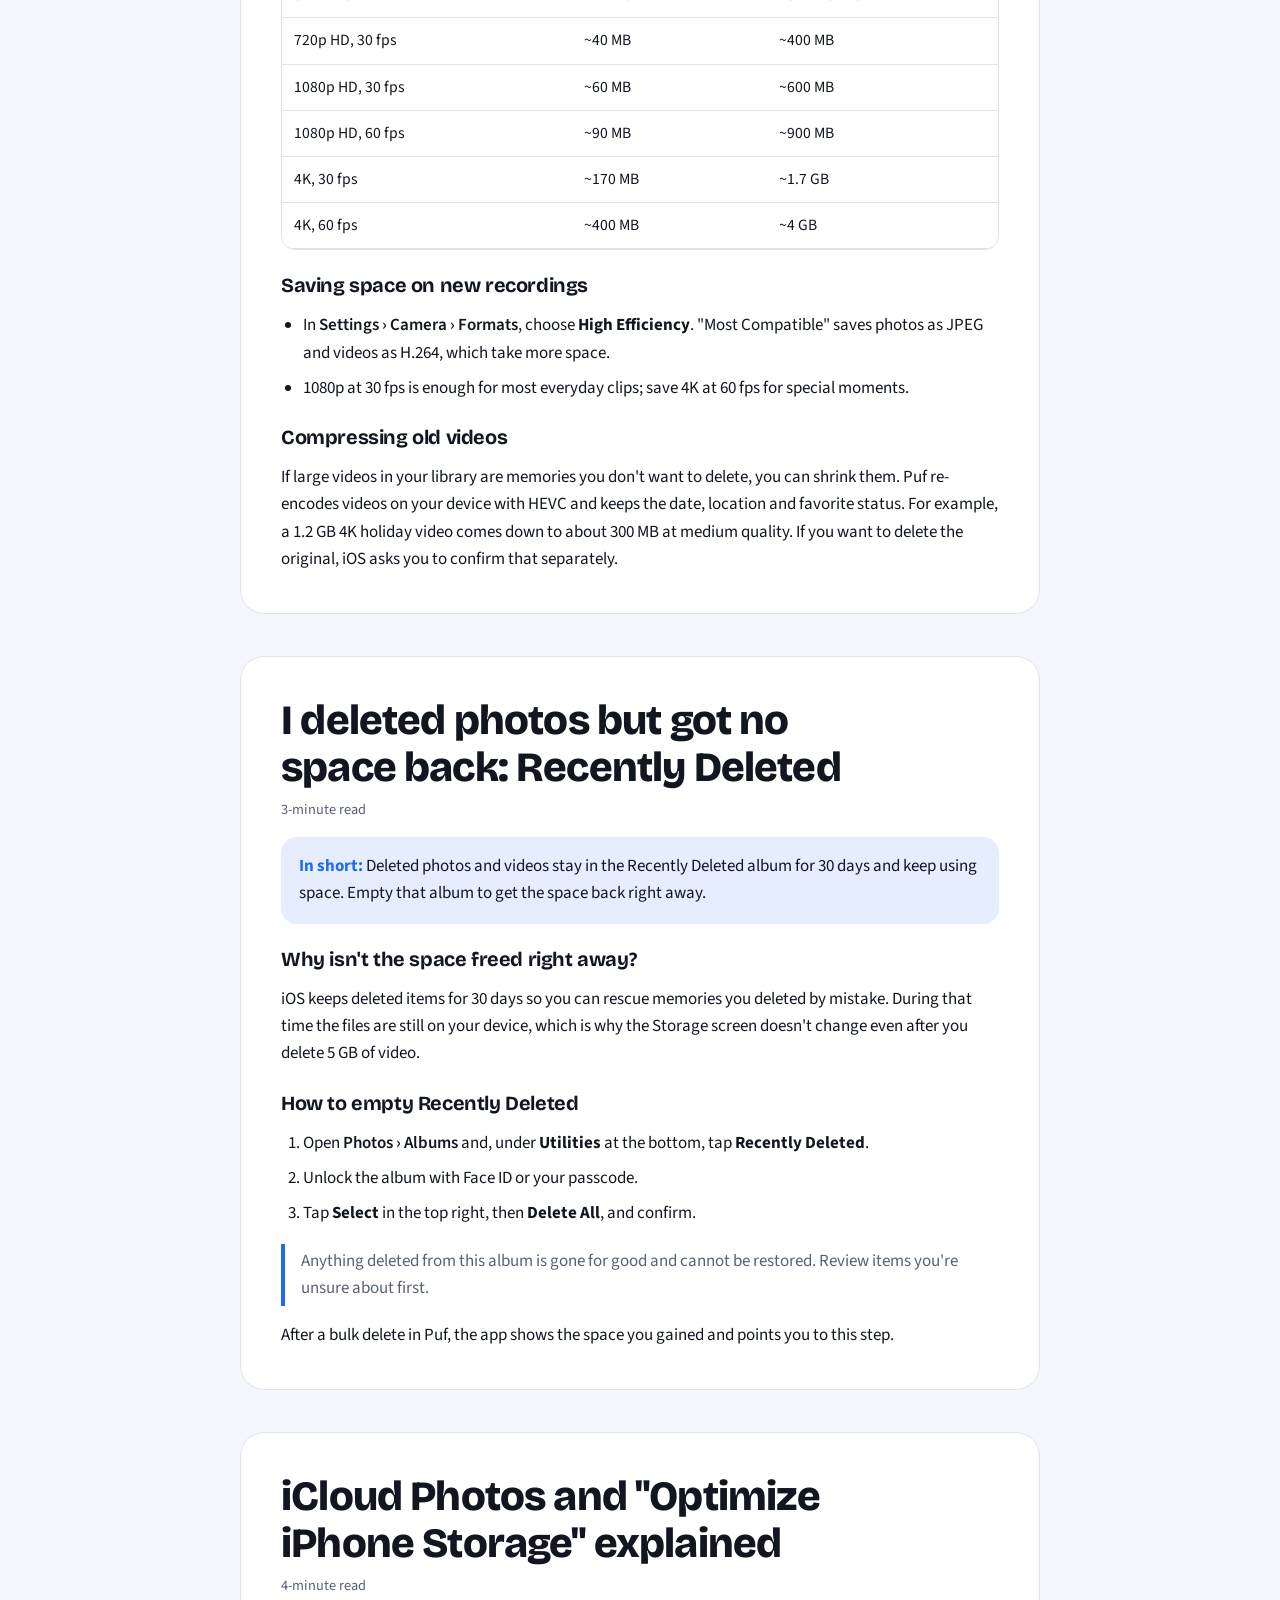
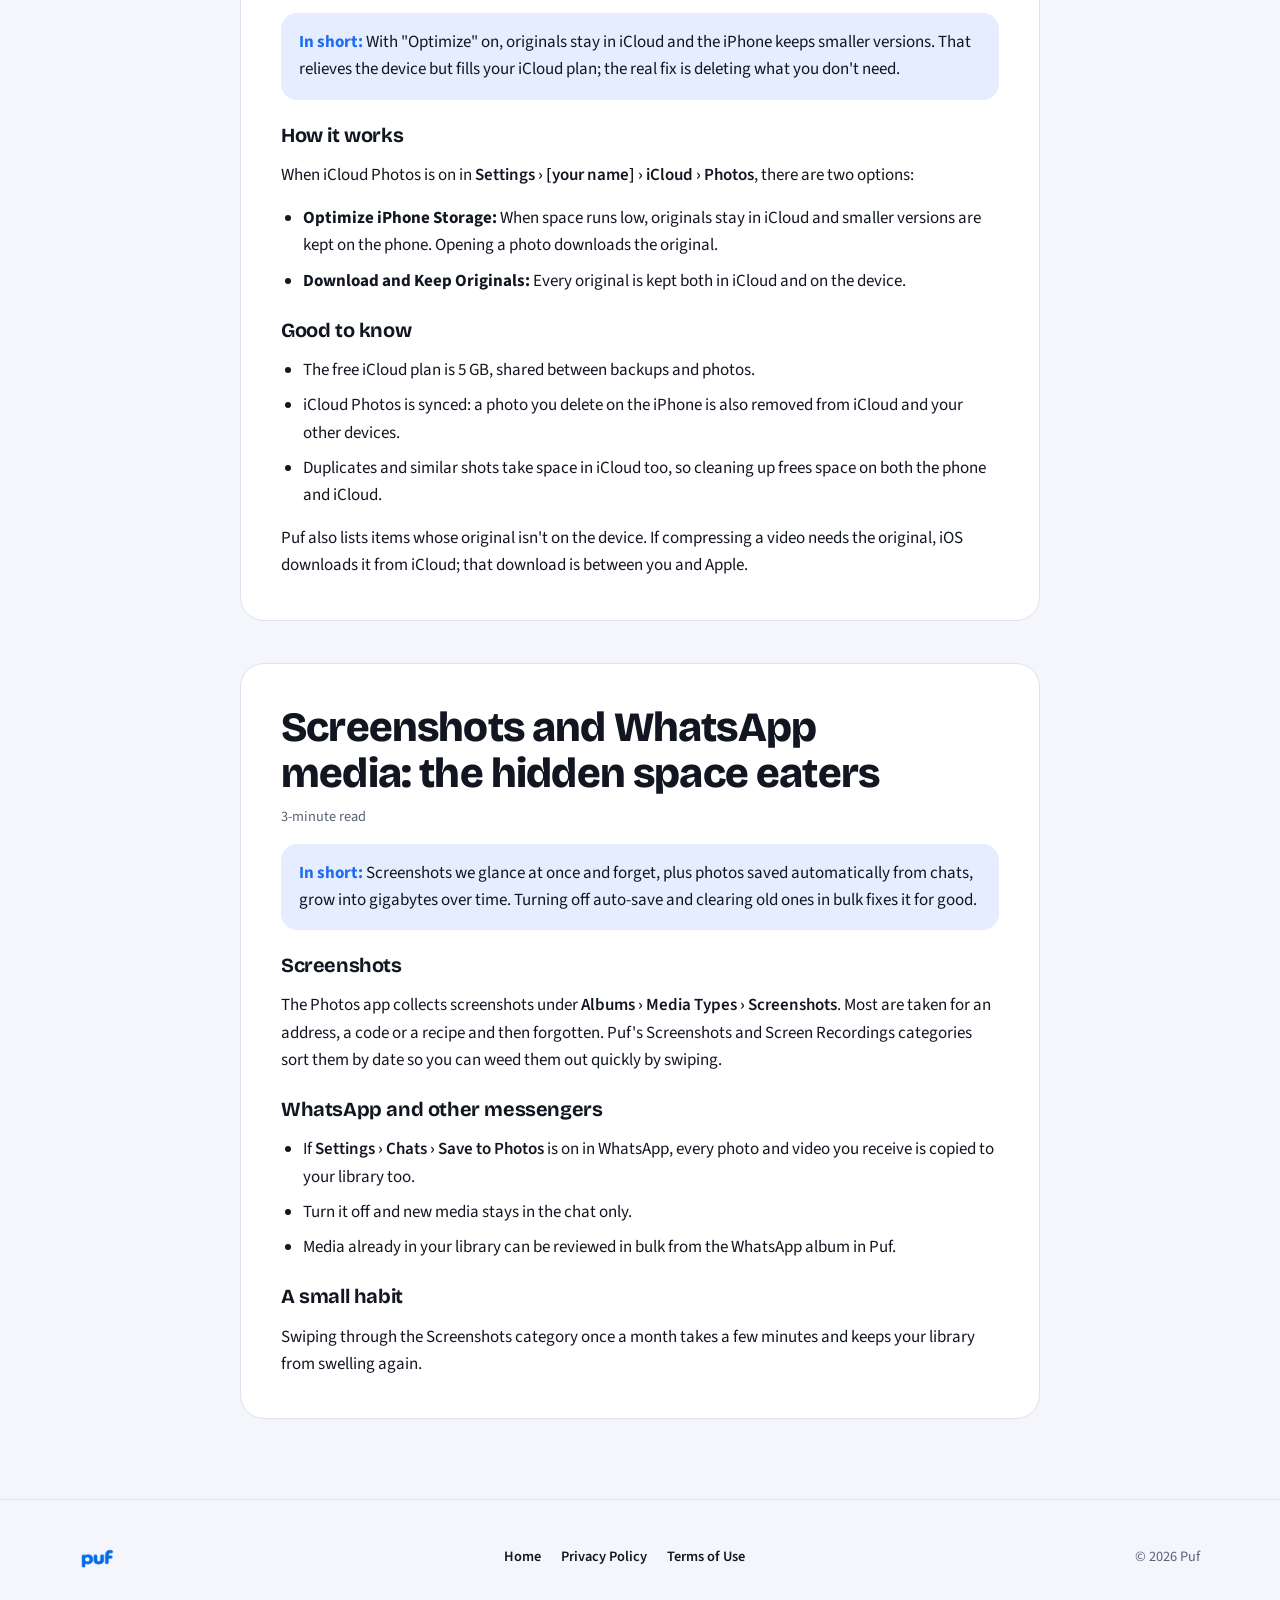
<file: blog.html>
<!doctype html>
<html lang="tr"
  data-title-tr="Puf Blog · iPhone depolama ve fotoğraf temizliği rehberi"
  data-title-de="Puf Blog · Ratgeber für iPhone-Speicher und Fotos"
  data-title-en="Puf Blog · iPhone storage and photo cleanup guide"
  data-desc-tr="iPhone depolama alanı nasıl boşaltılır, kopya fotoğraflar nasıl silinir, videolar nasıl küçültülür? Adım adım rehberler."
  data-desc-de="Wie gibt man iPhone-Speicher frei, löscht doppelte Fotos und verkleinert Videos? Schritt-für-Schritt-Anleitungen."
  data-desc-en="How to free up iPhone storage, delete duplicate photos and shrink videos. Step-by-step guides.">
<head>
  <meta charset="utf-8">
  <meta name="viewport" content="width=device-width, initial-scale=1, viewport-fit=cover">
  <title>Puf Blog · iPhone depolama ve fotoğraf temizliği rehberi</title>
  <meta name="description" content="iPhone depolama alanı nasıl boşaltılır, kopya fotoğraflar nasıl silinir, videolar nasıl küçültülür? Adım adım rehberler.">
  <meta name="theme-color" content="#0b0f17">
  <link rel="icon" type="image/png" href="logo.png">
  <link rel="apple-touch-icon" href="logo.png">
  <link rel="preconnect" href="https://fonts.googleapis.com">
  <link rel="preconnect" href="https://fonts.gstatic.com" crossorigin>
  <link rel="stylesheet" href="https://fonts.googleapis.com/css2?family=Bricolage+Grotesque:opsz,wght@12..96,600;12..96,700;12..96,800&family=Source+Sans+3:ital,wght@0,400;0,600;0,700;1,400&display=swap">
  <link rel="stylesheet" href="styles.css">
  <script type="application/ld+json">
  {
    "@context": "https://schema.org",
    "@type": "Blog",
    "name": "Puf Blog",
    "description": "Guides on freeing up iPhone storage, deleting duplicate photos, compressing videos and managing iCloud Photos.",
    "inLanguage": ["tr", "de", "en"],
    "publisher": { "@type": "Organization", "name": "Puf", "logo": { "@type": "ImageObject", "url": "logo.png" } },
    "blogPost": [
      { "@type": "BlogPosting", "headline": "How to free up storage on your iPhone", "url": "blog.html#storage", "datePublished": "2026-10-18" },
      { "@type": "BlogPosting", "headline": "How to find and delete duplicate photos on iPhone", "url": "blog.html#duplicates", "datePublished": "2026-10-18" },
      { "@type": "BlogPosting", "headline": "How much space do iPhone videos take, and how to shrink them", "url": "blog.html#videos", "datePublished": "2026-10-18" },
      { "@type": "BlogPosting", "headline": "Why deleting photos doesn't free space: Recently Deleted", "url": "blog.html#recently-deleted", "datePublished": "2026-10-18" },
      { "@type": "BlogPosting", "headline": "iCloud Photos and Optimize iPhone Storage explained", "url": "blog.html#icloud", "datePublished": "2026-10-18" },
      { "@type": "BlogPosting", "headline": "Screenshots and WhatsApp media: the hidden space eaters", "url": "blog.html#screenshots", "datePublished": "2026-10-18" }
    ]
  }
  </script>
  <script type="application/ld+json">
  {
    "@context": "https://schema.org",
    "@type": "FAQPage",
    "mainEntity": [
      { "@type": "Question", "name": "Why is my iPhone storage still full after deleting photos?",
        "acceptedAnswer": { "@type": "Answer", "text": "Deleted photos and videos stay in the Recently Deleted album of the Photos app for 30 days. Open Photos > Albums > Recently Deleted, tap Select and Delete All to free the space immediately." } },
      { "@type": "Question", "name": "How do I find duplicate photos on iPhone?",
        "acceptedAnswer": { "@type": "Answer", "text": "On iOS 16 and later, open Photos > Albums > Utilities > Duplicates and tap Merge. Similar but not identical shots and blurry photos are not listed there; an app such as Puf can group those on the device." } },
      { "@type": "Question", "name": "How much storage does one minute of iPhone video use?",
        "acceptedAnswer": { "@type": "Answer", "text": "With the High Efficiency (HEVC) format, iOS estimates about 60 MB per minute at 1080p 30 fps, about 170 MB at 4K 30 fps and about 400 MB at 4K 60 fps." } },
      { "@type": "Question", "name": "Does deleting a photo on iPhone delete it from iCloud?",
        "acceptedAnswer": { "@type": "Answer", "text": "Yes, when iCloud Photos is turned on the library is synced, so deleting a photo on the iPhone removes it from iCloud and your other devices as well." } }
    ]
  }
  </script>
</head>
<body>

<header class="site-header">
  <div class="wrap">
    <a class="brand" href="index.html" data-keep-lang>
      <img src="logo.png" alt="Puf" width="36" height="36">
    </a>
    <button class="menu-toggle" type="button" aria-expanded="false" aria-controls="site-nav" aria-label="Menu"><span></span></button>
    <nav class="nav" id="site-nav">
      <a href="index.html#features" data-keep-lang><span data-lang="tr">Özellikler</span><span data-lang="de">Funktionen</span><span data-lang="en">Features</span></a>
      <a href="index.html#pricing" data-keep-lang><span data-lang="tr">Fiyat</span><span data-lang="de">Preis</span><span data-lang="en">Pricing</span></a>
      <a href="blog.html" data-keep-lang aria-current="page">Blog</a>
      <a href="privacy.html" data-keep-lang><span data-lang="tr">Gizlilik</span><span data-lang="de">Datenschutz</span><span data-lang="en">Privacy</span></a>
      <div class="lang-switch" role="group" aria-label="Language">
        <button type="button" data-set-lang="tr" aria-pressed="false">TR</button>
        <button type="button" data-set-lang="de" aria-pressed="false">DE</button>
        <button type="button" data-set-lang="en" aria-pressed="false">EN</button>
      </div>
    </nav>
  </div>
</header>

<main>
  <section class="page-hero">
    <div class="wrap">
      <span class="eyebrow">Puf Blog</span>
      <h1>
        <span data-lang="tr">iPhone depolama ve fotoğraf temizliği rehberi</span>
        <span data-lang="de">Ratgeber für iPhone-Speicher und Fotos</span>
        <span data-lang="en">The iPhone storage and photo cleanup guide</span>
      </h1>
      <p class="lead">
        <span data-lang="tr">"Saklama Alanı Dolu" uyarısını kalıcı olarak çözmek için bilmen gerekenler: iOS menüleri, gerçek dosya boyutları ve adım adım çözümler.</span>
        <span data-lang="de">Was du wissen musst, um „Speicher voll“ dauerhaft loszuwerden: die richtigen iOS-Menüs, echte Dateigrößen und Lösungen Schritt für Schritt.</span>
        <span data-lang="en">What you need to know to fix "Storage Full" for good: the right iOS menus, real file sizes and step-by-step fixes.</span>
      </p>
      <p class="meta">
        <span data-lang="tr">Güncelleme: 18 Ekim 2026 · iOS 18 ve sonrası için</span>
        <span data-lang="de">Aktualisiert: 18. Oktober 2026 · für iOS 18 und neuer</span>
        <span data-lang="en">Updated: October 18, 2026 · for iOS 18 and later</span>
      </p>
    </div>
  </section>

  <div class="wrap">
    <nav class="post-list" aria-label="Posts" style="margin-bottom: 40px;">
      <a class="post-link" href="#storage">
        <strong><span data-lang="tr">iPhone depolama alanı nasıl boşaltılır?</span><span data-lang="de">iPhone-Speicher freigeben: so geht's</span><span data-lang="en">How to free up storage on your iPhone</span></strong>
        <span><span data-lang="tr">Nereye bakmalı, neyi silmeli</span><span data-lang="de">Wo du suchst, was du löschst</span><span data-lang="en">Where to look and what to delete</span></span>
      </a>
      <a class="post-link" href="#duplicates">
        <strong><span data-lang="tr">Kopya ve benzer fotoğraflar nasıl silinir?</span><span data-lang="de">Doppelte und ähnliche Fotos löschen</span><span data-lang="en">Deleting duplicate and similar photos</span></strong>
        <span><span data-lang="tr">"Kopyalar" albümü ve ötesi</span><span data-lang="de">Das Album „Duplikate“ und mehr</span><span data-lang="en">The Duplicates album and beyond</span></span>
      </a>
      <a class="post-link" href="#videos">
        <strong><span data-lang="tr">Videolar ne kadar yer kaplar, nasıl küçültülür?</span><span data-lang="de">Wie viel Platz Videos brauchen und wie du sie verkleinerst</span><span data-lang="en">How much space videos take, and how to shrink them</span></strong>
        <span><span data-lang="tr">Dakika başına MB tablosu</span><span data-lang="de">Tabelle: MB pro Minute</span><span data-lang="en">MB-per-minute table</span></span>
      </a>
      <a class="post-link" href="#recently-deleted">
        <strong><span data-lang="tr">Fotoğraf sildim ama yer açılmadı</span><span data-lang="de">Fotos gelöscht, aber kein Platz frei</span><span data-lang="en">I deleted photos but got no space back</span></strong>
        <span><span data-lang="tr">"Son Silinenler"in 30 günü</span><span data-lang="de">Die 30 Tage von „Zuletzt gelöscht“</span><span data-lang="en">The 30 days of Recently Deleted</span></span>
      </a>
      <a class="post-link" href="#icloud">
        <strong><span data-lang="tr">iCloud Fotoğrafları ve "Optimize Et"</span><span data-lang="de">iCloud-Fotos und „Speicher optimieren“</span><span data-lang="en">iCloud Photos and "Optimize Storage"</span></strong>
        <span><span data-lang="tr">Ne zaman işe yarar, ne zaman yaramaz</span><span data-lang="de">Wann es hilft und wann nicht</span><span data-lang="en">When it helps and when it doesn't</span></span>
      </a>
      <a class="post-link" href="#screenshots">
        <strong><span data-lang="tr">Ekran görüntüleri ve WhatsApp medyası</span><span data-lang="de">Bildschirmfotos und WhatsApp-Medien</span><span data-lang="en">Screenshots and WhatsApp media</span></strong>
        <span><span data-lang="tr">Fark etmeden biriken gigabaytlar</span><span data-lang="de">Gigabytes, die unbemerkt wachsen</span><span data-lang="en">Gigabytes that pile up unnoticed</span></span>
      </a>
    </nav>

    <div class="prose" style="max-width: 50rem; margin: 0 auto; padding-bottom: 80px;">

      <!-- 1. Storage overview -->
      <article class="post" id="storage">
        <div data-lang="tr" class="flex-lang stack">
          <header>
            <h2>iPhone depolama alanı nasıl boşaltılır?</h2>
            <p class="meta">5 dakikalık okuma</p>
          </header>
          <p class="tldr"><b>Kısaca:</b> Önce <span class="path">Ayarlar › Genel › iPhone Saklama Alanı</span> ekranında neyin yer kapladığını gör. Çoğu iPhone'da en büyük pay Fotoğraflar'dadır; kopyaları, büyük videoları ve ekran görüntülerini temizlemek genellikle en hızlı kazançtır.</p>
          <h3>1. Neyin yer kapladığını kontrol et</h3>
          <p><span class="path">Ayarlar › Genel › iPhone Saklama Alanı</span> ekranındaki renkli çubuk; Uygulamalar, Fotoğraflar, Mesajlar, iOS ve Sistem Verisi'nin payını gösterir. Listenin en üstündeki uygulamalar en çok yer kaplayanlardır.</p>
          <h3>2. iOS'un önerilerini uygula</h3>
          <ul>
            <li><b>Kullanılmayan Uygulamaları Kaldır:</b> Uygulamayı siler ama belgelerini ve verilerini saklar; tekrar yüklediğinde kaldığın yerden devam edersin.</li>
            <li><b>Eski sohbetleri sil:</b> <span class="path">Ayarlar › Mesajlar › Mesajları Sakla</span> seçeneğini "1 Yıl" ya da "30 Gün" yap.</li>
            <li><b>Büyük ekleri gözden geçir:</b> Aynı ekranda Mesajlar'a dokunup "Büyük Ekleri Gözden Geçir"i seç.</li>
          </ul>
          <h3>3. Fotoğraf kütüphanesini temizle</h3>
          <p>Fotoğraflar genellikle en büyük kalemdir ve en çok kazancı da burada elde edersin: kopya ve benzer kareler, bulanık çekimler, unutulmuş ekran kayıtları ve dakikalarca süren 4K videolar. Puf bunları cihazında bulup kategorilere ayırır ve her birinin ne kadar yer kapladığını gösterir.</p>
          <h3>4. Son Silinenler'i boşalt</h3>
          <p>Sildiğin fotoğraflar 30 gün boyunca yer kaplamaya devam eder. Alanı hemen geri almak için <a href="#recently-deleted">Son Silinenler albümünü boşalt</a>.</p>
          <p class="callout">"Sistem Verisi" önbellekleri ve geçici dosyaları içerir; iOS bunları gerektiğinde kendisi temizler. Bu bölümü elle küçültmenin güvenilir bir yolu yoktur.</p>
        </div>

        <div data-lang="de" class="flex-lang stack">
          <header>
            <h2>iPhone-Speicher freigeben: so geht's</h2>
            <p class="meta">5 Minuten Lesezeit</p>
          </header>
          <p class="tldr"><b>Kurz gesagt:</b> Prüfe zuerst unter <span class="path">Einstellungen › Allgemein › iPhone-Speicher</span>, was Platz belegt. Auf den meisten iPhones sind Fotos der größte Posten; Duplikate, große Videos und Bildschirmfotos aufzuräumen bringt meist am schnellsten Platz.</p>
          <h3>1. Nachsehen, was Platz belegt</h3>
          <p>Der farbige Balken unter <span class="path">Einstellungen › Allgemein › iPhone-Speicher</span> zeigt den Anteil von Apps, Fotos, Nachrichten, iOS und Systemdaten. Ganz oben in der Liste stehen die Apps, die am meisten Platz brauchen.</p>
          <h3>2. Die Empfehlungen von iOS nutzen</h3>
          <ul>
            <li><b>Unbenutzte Apps auslagern:</b> Entfernt die App, behält aber ihre Dokumente und Daten. Nach dem erneuten Laden machst du dort weiter, wo du aufgehört hast.</li>
            <li><b>Alte Chats löschen:</b> Stelle <span class="path">Einstellungen › Nachrichten › Nachrichten behalten</span> auf „1 Jahr“ oder „30 Tage“.</li>
            <li><b>Große Anhänge prüfen:</b> Tippe im selben Menü auf Nachrichten und wähle „Große Anhänge prüfen“.</li>
          </ul>
          <h3>3. Die Mediathek aufräumen</h3>
          <p>Fotos sind meist der größte Posten, und hier gewinnst du am meisten: doppelte und ähnliche Aufnahmen, unscharfe Bilder, vergessene Bildschirmaufnahmen und minutenlange 4K-Videos. Puf findet sie auf dem Gerät, sortiert sie in Kategorien und zeigt, wie viel Platz jede belegt.</p>
          <h3>4. „Zuletzt gelöscht“ leeren</h3>
          <p>Gelöschte Fotos belegen noch 30 Tage lang Speicher. Um den Platz sofort zurückzubekommen, <a href="#recently-deleted">leere das Album „Zuletzt gelöscht“</a>.</p>
          <p class="callout">„Systemdaten“ enthalten Caches und temporäre Dateien, die iOS bei Bedarf selbst aufräumt. Einen verlässlichen Weg, diesen Bereich von Hand zu verkleinern, gibt es nicht.</p>
        </div>

        <div data-lang="en" class="flex-lang stack">
          <header>
            <h2>How to free up storage on your iPhone</h2>
            <p class="meta">5-minute read</p>
          </header>
          <p class="tldr"><b>In short:</b> First check what takes up space in <span class="path">Settings › General › iPhone Storage</span>. On most iPhones Photos is the biggest item, and clearing duplicates, large videos and screenshots is usually the fastest win.</p>
          <h3>1. See what's using space</h3>
          <p>The colored bar in <span class="path">Settings › General › iPhone Storage</span> shows how much Apps, Photos, Messages, iOS and System Data use. The apps at the top of the list take up the most.</p>
          <h3>2. Apply iOS's recommendations</h3>
          <ul>
            <li><b>Offload Unused Apps:</b> Removes the app but keeps its documents and data, so you pick up where you left off after reinstalling.</li>
            <li><b>Delete old conversations:</b> Set <span class="path">Settings › Messages › Keep Messages</span> to "1 Year" or "30 Days".</li>
            <li><b>Review large attachments:</b> On the same screen, tap Messages and choose "Review Large Attachments".</li>
          </ul>
          <h3>3. Clean up your photo library</h3>
          <p>Photos is usually the largest item, and it's where you gain the most: duplicate and similar shots, blurry photos, forgotten screen recordings and minutes-long 4K videos. Puf finds them on your device, sorts them into categories and shows how much space each one uses.</p>
          <h3>4. Empty Recently Deleted</h3>
          <p>Deleted photos keep using space for 30 days. To get the space back right away, <a href="#recently-deleted">empty the Recently Deleted album</a>.</p>
          <p class="callout">"System Data" holds caches and temporary files that iOS clears on its own when needed. There is no reliable way to shrink it by hand.</p>
        </div>
      </article>

      <!-- 2. Duplicates -->
      <article class="post" id="duplicates">
        <div data-lang="tr" class="flex-lang stack">
          <header>
            <h2>Kopya ve benzer fotoğraflar nasıl bulunur ve silinir?</h2>
            <p class="meta">4 dakikalık okuma</p>
          </header>
          <p class="tldr"><b>Kısaca:</b> iOS 16 ve sonrasında <span class="path">Fotoğraflar › Albümler › Yardımcı Programlar › Kopyalar</span> birebir kopyaları gösterir. Art arda çekilmiş benzer kareler ve bulanık fotoğraflar orada görünmez; bunlar için ayrı bir araç gerekir.</p>
          <h3>iOS'un "Kopyalar" albümü</h3>
          <p>Fotoğraflar uygulaması, aynı görüntünün farklı kopyalarını (örneğin hem mesajdan kaydedilmiş hem de kameradan çekilmiş aynı kare) otomatik olarak gruplar. "Birleştir"e dokunduğunda en yüksek kaliteli sürüm ve tüm bilgiler tek fotoğrafta toplanır, diğerleri Son Silinenler'e taşınır.</p>
          <h3>Asıl yer kaplayanlar: benzer kareler</h3>
          <p>Bir manzarayı ya da bir grubu fotoğraflarken çoğumuz aynı anı 5-10 kez çekeriz. Bu kareler birebir aynı olmadığı için "Kopyalar" albümüne düşmez. 12 MP'lik bir iPhone fotoğrafı HEIC olarak genellikle 1,5-3 MB tutar; 8 benzer karelik bir seri tek başına 20 MB'ı geçebilir.</p>
          <h3>Puf ile benzer ve bulanık fotoğrafları temizleme</h3>
          <ol>
            <li>Puf'u aç ve fotoğraflarına "Tam Erişim" ver.</li>
            <li>Akıllı Temizlik ekranında <b>Kopyalar</b>, <b>Benzerler</b> ve <b>Bulanık</b> kategorilerine bak.</li>
            <li>Her grupta Puf en iyi kareyi işaretler; tutmak istediklerini seçip gerisini sil.</li>
          </ol>
          <p>Karşılaştırma görsel parmak iziyle cihazında yapılır; fotoğrafların hiçbir sunucuya yüklenmez.</p>
        </div>

        <div data-lang="de" class="flex-lang stack">
          <header>
            <h2>Doppelte und ähnliche Fotos finden und löschen</h2>
            <p class="meta">4 Minuten Lesezeit</p>
          </header>
          <p class="tldr"><b>Kurz gesagt:</b> Ab iOS 16 zeigt <span class="path">Fotos › Alben › Sonstiges › Duplikate</span> exakte Duplikate. Ähnliche Serienaufnahmen und unscharfe Fotos erscheinen dort nicht; dafür brauchst du ein eigenes Werkzeug.</p>
          <h3>Das Album „Duplikate“ von iOS</h3>
          <p>Die Fotos-App gruppiert automatisch Kopien desselben Bildes, zum Beispiel ein Foto, das du aus einem Chat gespeichert und auch selbst aufgenommen hast. Tippst du auf „Zusammenführen“, landen die beste Qualität und alle Infos in einem Foto; die übrigen kommen in „Zuletzt gelöscht“.</p>
          <h3>Die eigentlichen Platzfresser: ähnliche Aufnahmen</h3>
          <p>Bei einer Landschaft oder einem Gruppenfoto drücken die meisten 5- bis 10-mal ab. Weil diese Bilder nicht identisch sind, landen sie nicht im Album „Duplikate“. Ein 12-MP-Foto braucht als HEIC meist 1,5–3 MB; eine Serie aus 8 ähnlichen Bildern kann allein über 20 MB groß sein.</p>
          <h3>Ähnliche und unscharfe Fotos mit Puf aufräumen</h3>
          <ol>
            <li>Öffne Puf und erlaube den „Vollzugriff“ auf deine Fotos.</li>
            <li>Sieh dir in der Smart-Bereinigung die Kategorien <b>Duplikate</b>, <b>Ähnlich</b> und <b>Unscharf</b> an.</li>
            <li>Puf markiert in jeder Gruppe das beste Bild; wähle, was bleibt, und lösche den Rest.</li>
          </ol>
          <p>Der Vergleich läuft per visuellem Fingerabdruck auf deinem Gerät; kein Foto wird auf einen Server geladen.</p>
        </div>

        <div data-lang="en" class="flex-lang stack">
          <header>
            <h2>How to find and delete duplicate and similar photos</h2>
            <p class="meta">4-minute read</p>
          </header>
          <p class="tldr"><b>In short:</b> On iOS 16 and later, <span class="path">Photos › Albums › Utilities › Duplicates</span> shows exact duplicates. Near-identical burst shots and blurry photos don't appear there; you need a separate tool for those.</p>
          <h3>The iOS Duplicates album</h3>
          <p>The Photos app groups copies of the same image automatically, for example a photo you saved from a chat and also took yourself. Tap "Merge" and the highest-quality version and all its details are kept in one photo; the others move to Recently Deleted.</p>
          <h3>The real space eaters: similar shots</h3>
          <p>When photographing a view or a group, most of us take the same moment 5 to 10 times. Because these shots aren't identical, they don't land in the Duplicates album. A 12 MP iPhone photo is usually 1.5–3 MB as HEIC, so a series of 8 similar shots can pass 20 MB on its own.</p>
          <h3>Cleaning similar and blurry photos with Puf</h3>
          <ol>
            <li>Open Puf and allow "Full Access" to your photos.</li>
            <li>In Smart Clean, look at the <b>Duplicates</b>, <b>Similar</b> and <b>Blurry</b> categories.</li>
            <li>Puf marks the best shot in each group; choose what to keep and delete the rest.</li>
          </ol>
          <p>The comparison uses a visual fingerprint computed on your device; no photo is uploaded to a server.</p>
        </div>
      </article>

      <!-- 3. Videos -->
      <article class="post" id="videos">
        <div data-lang="tr" class="flex-lang stack">
          <header>
            <h2>iPhone videoları ne kadar yer kaplar ve nasıl küçültülür?</h2>
            <p class="meta">5 dakikalık okuma</p>
          </header>
          <p class="tldr"><b>Kısaca:</b> 4K 60 fps bir dakikalık video yaklaşık 400 MB'tır. Kamerayı "Yüksek Verimlilik" formatında tutmak ve eski büyük videoları HEVC ile sıkıştırmak en büyük tasarrufu sağlar.</p>
          <h3>Bir dakikalık video ne kadar tutar?</h3>
          <p>iOS, <span class="path">Ayarlar › Kamera › Video Kaydı</span> ekranında her ayar için tahmini boyutu gösterir. Yüksek Verimlilik (HEVC) formatında yaklaşık değerler:</p>
          <div class="table-scroll">
            <table>
              <thead><tr><th>Ayar</th><th>1 dakika</th><th>10 dakika</th></tr></thead>
              <tbody>
                <tr><td>720p HD, 30 fps</td><td>~40 MB</td><td>~400 MB</td></tr>
                <tr><td>1080p HD, 30 fps</td><td>~60 MB</td><td>~600 MB</td></tr>
                <tr><td>1080p HD, 60 fps</td><td>~90 MB</td><td>~900 MB</td></tr>
                <tr><td>4K, 30 fps</td><td>~170 MB</td><td>~1,7 GB</td></tr>
                <tr><td>4K, 60 fps</td><td>~400 MB</td><td>~4 GB</td></tr>
              </tbody>
            </table>
          </div>
          <h3>Yeni kayıtlarda yer kazanmak</h3>
          <ul>
            <li><span class="path">Ayarlar › Kamera › Formatlar</span> bölümünde <b>Yüksek Verimlilik</b> seçili olsun. "En Uyumlu" seçeneği fotoğrafları JPEG, videoları H.264 olarak kaydeder ve daha fazla yer kaplar.</li>
            <li>Günlük çekimler için 1080p 30 fps çoğu zaman yeterlidir; 4K 60 fps'i özel anlara sakla.</li>
          </ul>
          <h3>Eski videoları sıkıştırmak</h3>
          <p>Galerindeki büyük videolar silmek istemediğin anılarsa onları küçültebilirsin. Puf, videoları cihazında HEVC ile yeniden kodlar; tarih, konum ve favori bilgisi korunur. Örneğin 1,2 GB'lık 4K bir tatil videosu orta kalitede yaklaşık 300 MB'a iner. Orijinali silmek istersen iOS bunun için ayrıca onay ister.</p>
        </div>

        <div data-lang="de" class="flex-lang stack">
          <header>
            <h2>Wie viel Platz iPhone-Videos brauchen und wie du sie verkleinerst</h2>
            <p class="meta">5 Minuten Lesezeit</p>
          </header>
          <p class="tldr"><b>Kurz gesagt:</b> Eine Minute Video in 4K mit 60 fps braucht etwa 400 MB. Die Kamera im Format „High Efficiency“ zu lassen und alte große Videos mit HEVC zu komprimieren, spart am meisten.</p>
          <h3>Wie groß ist eine Minute Video?</h3>
          <p>Unter <span class="path">Einstellungen › Kamera › Video aufnehmen</span> zeigt iOS für jede Einstellung die ungefähre Größe. Im Format High Efficiency (HEVC) sind das etwa:</p>
          <div class="table-scroll">
            <table>
              <thead><tr><th>Einstellung</th><th>1 Minute</th><th>10 Minuten</th></tr></thead>
              <tbody>
                <tr><td>720p HD, 30 fps</td><td>~40 MB</td><td>~400 MB</td></tr>
                <tr><td>1080p HD, 30 fps</td><td>~60 MB</td><td>~600 MB</td></tr>
                <tr><td>1080p HD, 60 fps</td><td>~90 MB</td><td>~900 MB</td></tr>
                <tr><td>4K, 30 fps</td><td>~170 MB</td><td>~1,7 GB</td></tr>
                <tr><td>4K, 60 fps</td><td>~400 MB</td><td>~4 GB</td></tr>
              </tbody>
            </table>
          </div>
          <h3>Bei neuen Aufnahmen sparen</h3>
          <ul>
            <li>Wähle unter <span class="path">Einstellungen › Kamera › Formate</span> die Option <b>High Efficiency</b>. „Maximale Kompatibilität“ speichert Fotos als JPEG und Videos als H.264 und braucht mehr Platz.</li>
            <li>Für den Alltag reicht 1080p mit 30 fps meist aus; 4K mit 60 fps lohnt sich für besondere Momente.</li>
          </ul>
          <h3>Alte Videos komprimieren</h3>
          <p>Große Videos, die du nicht löschen willst, kannst du verkleinern. Puf kodiert sie auf dem Gerät mit HEVC neu; Datum, Ort und Favoriten bleiben erhalten. Ein 1,2 GB großes 4K-Urlaubsvideo schrumpft in mittlerer Qualität zum Beispiel auf etwa 300 MB. Wenn du das Original löschen willst, fragt iOS dafür noch einmal nach.</p>
        </div>

        <div data-lang="en" class="flex-lang stack">
          <header>
            <h2>How much space iPhone videos take, and how to shrink them</h2>
            <p class="meta">5-minute read</p>
          </header>
          <p class="tldr"><b>In short:</b> One minute of 4K video at 60 fps is about 400 MB. Keeping the camera on "High Efficiency" and compressing old large videos with HEVC saves the most.</p>
          <h3>How big is a minute of video?</h3>
          <p>iOS shows the approximate size for each option in <span class="path">Settings › Camera › Record Video</span>. With High Efficiency (HEVC) the figures are roughly:</p>
          <div class="table-scroll">
            <table>
              <thead><tr><th>Setting</th><th>1 minute</th><th>10 minutes</th></tr></thead>
              <tbody>
                <tr><td>720p HD, 30 fps</td><td>~40 MB</td><td>~400 MB</td></tr>
                <tr><td>1080p HD, 30 fps</td><td>~60 MB</td><td>~600 MB</td></tr>
                <tr><td>1080p HD, 60 fps</td><td>~90 MB</td><td>~900 MB</td></tr>
                <tr><td>4K, 30 fps</td><td>~170 MB</td><td>~1.7 GB</td></tr>
                <tr><td>4K, 60 fps</td><td>~400 MB</td><td>~4 GB</td></tr>
              </tbody>
            </table>
          </div>
          <h3>Saving space on new recordings</h3>
          <ul>
            <li>In <span class="path">Settings › Camera › Formats</span>, choose <b>High Efficiency</b>. "Most Compatible" saves photos as JPEG and videos as H.264, which take more space.</li>
            <li>1080p at 30 fps is enough for most everyday clips; save 4K at 60 fps for special moments.</li>
          </ul>
          <h3>Compressing old videos</h3>
          <p>If large videos in your library are memories you don't want to delete, you can shrink them. Puf re-encodes videos on your device with HEVC and keeps the date, location and favorite status. For example, a 1.2 GB 4K holiday video comes down to about 300 MB at medium quality. If you want to delete the original, iOS asks you to confirm that separately.</p>
        </div>
      </article>

      <!-- 4. Recently Deleted -->
      <article class="post" id="recently-deleted">
        <div data-lang="tr" class="flex-lang stack">
          <header>
            <h2>Fotoğraf sildim ama yer açılmadı: "Son Silinenler"</h2>
            <p class="meta">3 dakikalık okuma</p>
          </header>
          <p class="tldr"><b>Kısaca:</b> Silinen fotoğraf ve videolar 30 gün boyunca "Son Silinenler" albümünde kalır ve yer kaplamaya devam eder. Alanı hemen geri almak için bu albümü boşalt.</p>
          <h3>Neden hemen yer açılmıyor?</h3>
          <p>iOS, yanlışlıkla silinen anıları kurtarabilmen için silinen öğeleri 30 gün saklar. Bu sürede dosyalar hâlâ cihazındadır; bu yüzden 5 GB'lık video silsen bile Saklama Alanı ekranı değişmez.</p>
          <h3>Son Silinenler nasıl boşaltılır?</h3>
          <ol>
            <li><span class="path">Fotoğraflar › Albümler</span>'i aç ve en alttaki <b>Yardımcı Programlar</b> bölümünden <b>Son Silinenler</b>'e dokun.</li>
            <li>Face ID ya da parolanla albümün kilidini aç.</li>
            <li>Sağ üstten <b>Seç</b>'e, ardından <b>Tümünü Sil</b>'e dokun ve onayla.</li>
          </ol>
          <p class="callout">Bu albümden silinenler kalıcı olarak gider ve geri getirilemez. Emin olmadığın öğeleri önce gözden geçir.</p>
          <p>Puf ile toplu silme yaptıktan sonra uygulama, kazandığın alanı göstererek seni bu adıma yönlendirir.</p>
        </div>

        <div data-lang="de" class="flex-lang stack">
          <header>
            <h2>Fotos gelöscht, aber kein Platz frei: „Zuletzt gelöscht“</h2>
            <p class="meta">3 Minuten Lesezeit</p>
          </header>
          <p class="tldr"><b>Kurz gesagt:</b> Gelöschte Fotos und Videos bleiben 30 Tage im Album „Zuletzt gelöscht“ und belegen weiter Speicher. Leere dieses Album, um den Platz sofort zurückzubekommen.</p>
          <h3>Warum wird nicht sofort Platz frei?</h3>
          <p>iOS hebt gelöschte Objekte 30 Tage auf, damit du versehentlich gelöschte Erinnerungen retten kannst. So lange liegen die Dateien noch auf dem Gerät; deshalb ändert sich die Speicheranzeige nicht, selbst wenn du 5 GB Video löschst.</p>
          <h3>So leerst du „Zuletzt gelöscht“</h3>
          <ol>
            <li>Öffne <span class="path">Fotos › Alben</span> und tippe unten unter <b>Sonstiges</b> auf <b>Zuletzt gelöscht</b>.</li>
            <li>Entsperre das Album mit Face ID oder deinem Code.</li>
            <li>Tippe oben rechts auf <b>Auswählen</b>, dann auf <b>Alle löschen</b>, und bestätige.</li>
          </ol>
          <p class="callout">Was du hier löschst, ist endgültig weg und lässt sich nicht wiederherstellen. Prüfe unsichere Objekte vorher.</p>
          <p>Nach dem Löschen größerer Mengen in Puf zeigt dir die App den gewonnenen Platz und führt dich zu diesem Schritt.</p>
        </div>

        <div data-lang="en" class="flex-lang stack">
          <header>
            <h2>I deleted photos but got no space back: Recently Deleted</h2>
            <p class="meta">3-minute read</p>
          </header>
          <p class="tldr"><b>In short:</b> Deleted photos and videos stay in the Recently Deleted album for 30 days and keep using space. Empty that album to get the space back right away.</p>
          <h3>Why isn't the space freed right away?</h3>
          <p>iOS keeps deleted items for 30 days so you can rescue memories you deleted by mistake. During that time the files are still on your device, which is why the Storage screen doesn't change even after you delete 5 GB of video.</p>
          <h3>How to empty Recently Deleted</h3>
          <ol>
            <li>Open <span class="path">Photos › Albums</span> and, under <b>Utilities</b> at the bottom, tap <b>Recently Deleted</b>.</li>
            <li>Unlock the album with Face ID or your passcode.</li>
            <li>Tap <b>Select</b> in the top right, then <b>Delete All</b>, and confirm.</li>
          </ol>
          <p class="callout">Anything deleted from this album is gone for good and cannot be restored. Review items you're unsure about first.</p>
          <p>After a bulk delete in Puf, the app shows the space you gained and points you to this step.</p>
        </div>
      </article>

      <!-- 5. iCloud -->
      <article class="post" id="icloud">
        <div data-lang="tr" class="flex-lang stack">
          <header>
            <h2>iCloud Fotoğrafları ve "iPhone Saklama Alanını Optimize Et"</h2>
            <p class="meta">4 dakikalık okuma</p>
          </header>
          <p class="tldr"><b>Kısaca:</b> "Optimize Et" açıkken iPhone, orijinalleri iCloud'da tutup cihazda küçük önizlemeler saklar. Bu yerel alanı rahatlatır ama iCloud kotanı doldurur; asıl çözüm gereksiz fotoğrafları silmektir.</p>
          <h3>Nasıl çalışır?</h3>
          <p><span class="path">Ayarlar › [adın] › iCloud › Fotoğraflar</span> bölümünde iCloud Fotoğrafları açıksa iki seçenek vardır:</p>
          <ul>
            <li><b>iPhone Saklama Alanını Optimize Et:</b> Cihazda yer azaldığında orijinaller iCloud'da kalır, telefonda daha küçük sürümler tutulur. Bir fotoğrafı açtığında orijinal indirilir.</li>
            <li><b>İndir ve Orijinalleri Sakla:</b> Tüm orijinaller hem iCloud'da hem cihazda durur.</li>
          </ul>
          <h3>Bilmen gerekenler</h3>
          <ul>
            <li>iCloud'un ücretsiz planı 5 GB'tır; bu alan yedekler ve fotoğraflar arasında paylaşılır.</li>
            <li>iCloud Fotoğrafları senkronizedir: iPhone'da sildiğin fotoğraf iCloud'dan ve diğer cihazlarından da silinir.</li>
            <li>Kopya ve benzer fotoğraflar iCloud'da da yer kaplar; temizlik hem telefonda hem iCloud'da alan açar.</li>
          </ul>
          <p>Puf, orijinali cihazda olmayan öğeleri de listeler. Bir videoyu sıkıştırırken orijinal gerekiyorsa iOS onu iCloud'dan indirir; bu indirme Apple ile senin aranda gerçekleşir.</p>
        </div>

        <div data-lang="de" class="flex-lang stack">
          <header>
            <h2>iCloud-Fotos und „iPhone-Speicher optimieren“</h2>
            <p class="meta">4 Minuten Lesezeit</p>
          </header>
          <p class="tldr"><b>Kurz gesagt:</b> Mit „Speicher optimieren“ bleiben Originale in iCloud, auf dem iPhone liegen kleinere Versionen. Das entlastet das Gerät, füllt aber deinen iCloud-Speicher; die eigentliche Lösung ist, Überflüssiges zu löschen.</p>
          <h3>So funktioniert es</h3>
          <p>Sind iCloud-Fotos unter <span class="path">Einstellungen › [dein Name] › iCloud › Fotos</span> aktiv, gibt es zwei Optionen:</p>
          <ul>
            <li><b>iPhone-Speicher optimieren:</b> Wird der Platz knapp, bleiben Originale in iCloud und auf dem iPhone liegen kleinere Versionen. Öffnest du ein Foto, wird das Original geladen.</li>
            <li><b>Laden und Originale behalten:</b> Alle Originale liegen in iCloud und auf dem Gerät.</li>
          </ul>
          <h3>Gut zu wissen</h3>
          <ul>
            <li>Der kostenlose iCloud-Speicher umfasst 5 GB, die sich Backups und Fotos teilen.</li>
            <li>iCloud-Fotos werden synchronisiert: Was du auf dem iPhone löschst, verschwindet auch aus iCloud und von deinen anderen Geräten.</li>
            <li>Duplikate und ähnliche Fotos belegen auch in iCloud Platz; Aufräumen schafft auf dem iPhone und in iCloud Luft.</li>
          </ul>
          <p>Puf listet auch Objekte, deren Original nicht auf dem Gerät liegt. Braucht das Komprimieren eines Videos das Original, lädt iOS es aus iCloud; dieser Download findet zwischen dir und Apple statt.</p>
        </div>

        <div data-lang="en" class="flex-lang stack">
          <header>
            <h2>iCloud Photos and "Optimize iPhone Storage" explained</h2>
            <p class="meta">4-minute read</p>
          </header>
          <p class="tldr"><b>In short:</b> With "Optimize" on, originals stay in iCloud and the iPhone keeps smaller versions. That relieves the device but fills your iCloud plan; the real fix is deleting what you don't need.</p>
          <h3>How it works</h3>
          <p>When iCloud Photos is on in <span class="path">Settings › [your name] › iCloud › Photos</span>, there are two options:</p>
          <ul>
            <li><b>Optimize iPhone Storage:</b> When space runs low, originals stay in iCloud and smaller versions are kept on the phone. Opening a photo downloads the original.</li>
            <li><b>Download and Keep Originals:</b> Every original is kept both in iCloud and on the device.</li>
          </ul>
          <h3>Good to know</h3>
          <ul>
            <li>The free iCloud plan is 5 GB, shared between backups and photos.</li>
            <li>iCloud Photos is synced: a photo you delete on the iPhone is also removed from iCloud and your other devices.</li>
            <li>Duplicates and similar shots take space in iCloud too, so cleaning up frees space on both the phone and iCloud.</li>
          </ul>
          <p>Puf also lists items whose original isn't on the device. If compressing a video needs the original, iOS downloads it from iCloud; that download is between you and Apple.</p>
        </div>
      </article>

      <!-- 6. Screenshots & WhatsApp -->
      <article class="post" id="screenshots">
        <div data-lang="tr" class="flex-lang stack">
          <header>
            <h2>Ekran görüntüleri ve WhatsApp medyası: gizli yer yiyiciler</h2>
            <p class="meta">3 dakikalık okuma</p>
          </header>
          <p class="tldr"><b>Kısaca:</b> Bir kere bakıp unuttuğumuz ekran görüntüleri ve sohbetlerden otomatik kaydedilen fotoğraflar zamanla gigabaytlara ulaşır. Otomatik kaydı kapatmak ve eskileri topluca temizlemek kalıcı çözümdür.</p>
          <h3>Ekran görüntüleri</h3>
          <p>Fotoğraflar uygulaması ekran görüntülerini <span class="path">Albümler › Medya Türleri › Ekran Görüntüleri</span> altında toplar. Çoğu bir adres, bir kod ya da bir tarif için alınır ve işi bitince unutulur. Puf'un Ekran Görüntüleri ve Ekran Kayıtları kategorileri, bunları tarihe göre sıralayıp kaydırarak hızla elemeni sağlar.</p>
          <h3>WhatsApp ve diğer sohbet uygulamaları</h3>
          <ul>
            <li>WhatsApp'ta <span class="path">Ayarlar › Sohbetler › Fotoğraflar'a Kaydet</span> açıksa, gelen her fotoğraf ve video galerine de kopyalanır.</li>
            <li>Bu seçeneği kapatırsan yeni medyalar yalnızca sohbette kalır.</li>
            <li>Galerine zaten kaydedilmiş olanları Puf'taki WhatsApp albümünden toplu olarak inceleyebilirsin.</li>
          </ul>
          <h3>Küçük bir alışkanlık</h3>
          <p>Ayda bir kez "Ekran Görüntüleri" kategorisini kaydırarak temizlemek birkaç dakika sürer ve kütüphanenin yeniden şişmesini önler.</p>
        </div>

        <div data-lang="de" class="flex-lang stack">
          <header>
            <h2>Bildschirmfotos und WhatsApp-Medien: die versteckten Platzfresser</h2>
            <p class="meta">3 Minuten Lesezeit</p>
          </header>
          <p class="tldr"><b>Kurz gesagt:</b> Bildschirmfotos, die wir einmal ansehen und vergessen, und automatisch gespeicherte Chatbilder wachsen mit der Zeit auf Gigabytes an. Automatisches Speichern abschalten und Altes gesammelt aufräumen hilft dauerhaft.</p>
          <h3>Bildschirmfotos</h3>
          <p>Die Fotos-App sammelt Bildschirmfotos unter <span class="path">Alben › Medienarten › Bildschirmfotos</span>. Die meisten entstehen für eine Adresse, einen Code oder ein Rezept und werden danach vergessen. In Puf sortieren die Kategorien Bildschirmfotos und Bildschirmaufnahmen sie nach Datum, sodass du sie per Wischen schnell aussortierst.</p>
          <h3>WhatsApp und andere Messenger</h3>
          <ul>
            <li>Ist in WhatsApp <span class="path">Einstellungen › Chats › In Fotos speichern</span> aktiv, landet jedes empfangene Foto und Video auch in deiner Mediathek.</li>
            <li>Schaltest du die Option aus, bleiben neue Medien nur im Chat.</li>
            <li>Was schon in der Mediathek liegt, prüfst du in Puf gesammelt über das WhatsApp-Album.</li>
          </ul>
          <h3>Eine kleine Gewohnheit</h3>
          <p>Einmal im Monat die Kategorie „Bildschirmfotos“ per Wischen aufzuräumen, dauert ein paar Minuten und verhindert, dass die Mediathek wieder anschwillt.</p>
        </div>

        <div data-lang="en" class="flex-lang stack">
          <header>
            <h2>Screenshots and WhatsApp media: the hidden space eaters</h2>
            <p class="meta">3-minute read</p>
          </header>
          <p class="tldr"><b>In short:</b> Screenshots we glance at once and forget, plus photos saved automatically from chats, grow into gigabytes over time. Turning off auto-save and clearing old ones in bulk fixes it for good.</p>
          <h3>Screenshots</h3>
          <p>The Photos app collects screenshots under <span class="path">Albums › Media Types › Screenshots</span>. Most are taken for an address, a code or a recipe and then forgotten. Puf's Screenshots and Screen Recordings categories sort them by date so you can weed them out quickly by swiping.</p>
          <h3>WhatsApp and other messengers</h3>
          <ul>
            <li>If <span class="path">Settings › Chats › Save to Photos</span> is on in WhatsApp, every photo and video you receive is copied to your library too.</li>
            <li>Turn it off and new media stays in the chat only.</li>
            <li>Media already in your library can be reviewed in bulk from the WhatsApp album in Puf.</li>
          </ul>
          <h3>A small habit</h3>
          <p>Swiping through the Screenshots category once a month takes a few minutes and keeps your library from swelling again.</p>
        </div>
      </article>

    </div>
  </div>
</main>

<footer class="site-footer">
  <div class="wrap">
    <a class="brand" href="index.html" data-keep-lang><img src="logo.png" alt="Puf" width="28" height="28"></a>
    <nav aria-label="Footer">
      <a href="index.html" data-keep-lang><span data-lang="tr">Ana sayfa</span><span data-lang="de">Startseite</span><span data-lang="en">Home</span></a>
      <a href="privacy.html" data-keep-lang><span data-lang="tr">Gizlilik Politikası</span><span data-lang="de">Datenschutz</span><span data-lang="en">Privacy Policy</span></a>
      <a href="https://www.apple.com/legal/internet-services/itunes/dev/stdeula/" rel="noopener"><span data-lang="tr">Kullanım Koşulları</span><span data-lang="de">Nutzungsbedingungen</span><span data-lang="en">Terms of Use</span></a>
    </nav>
    <span>© <span data-year>2026</span> Puf</span>
  </div>
</footer>

<script src="site.js"></script>
</body>
</html>
</file>
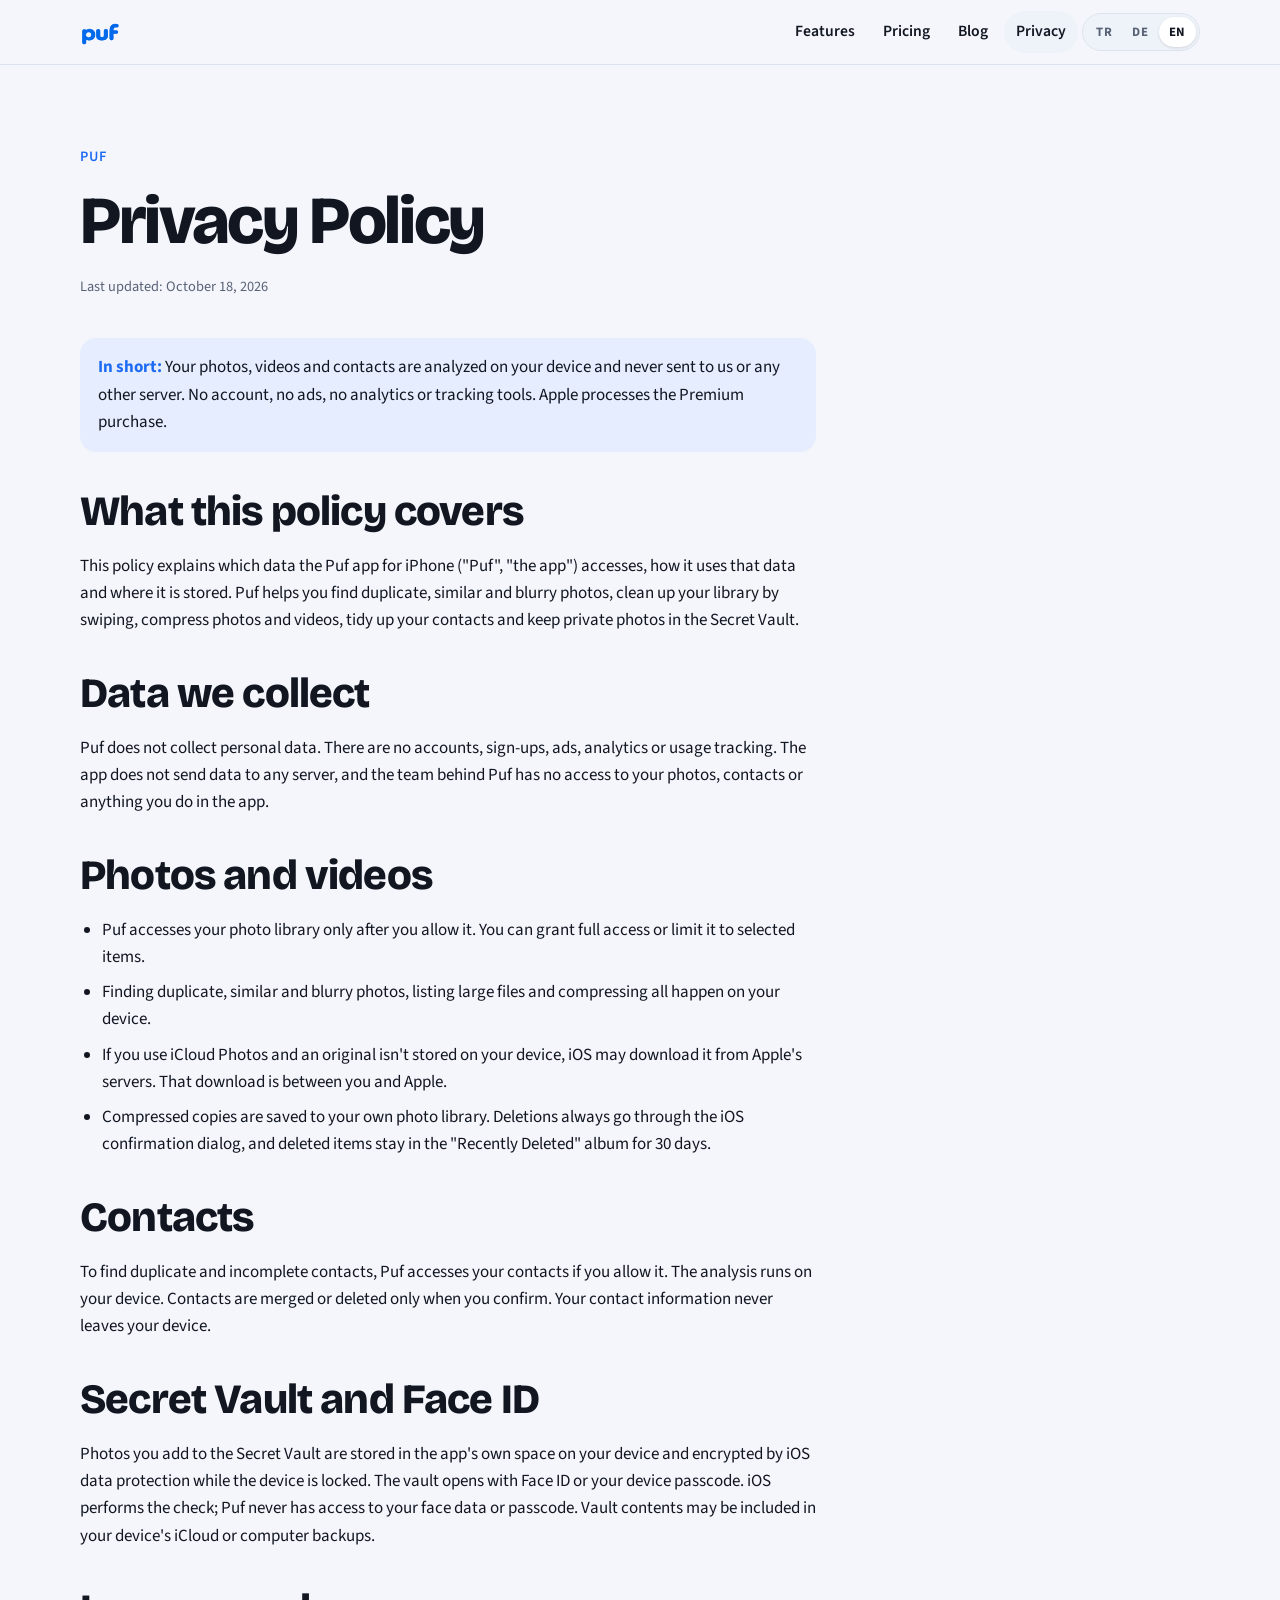
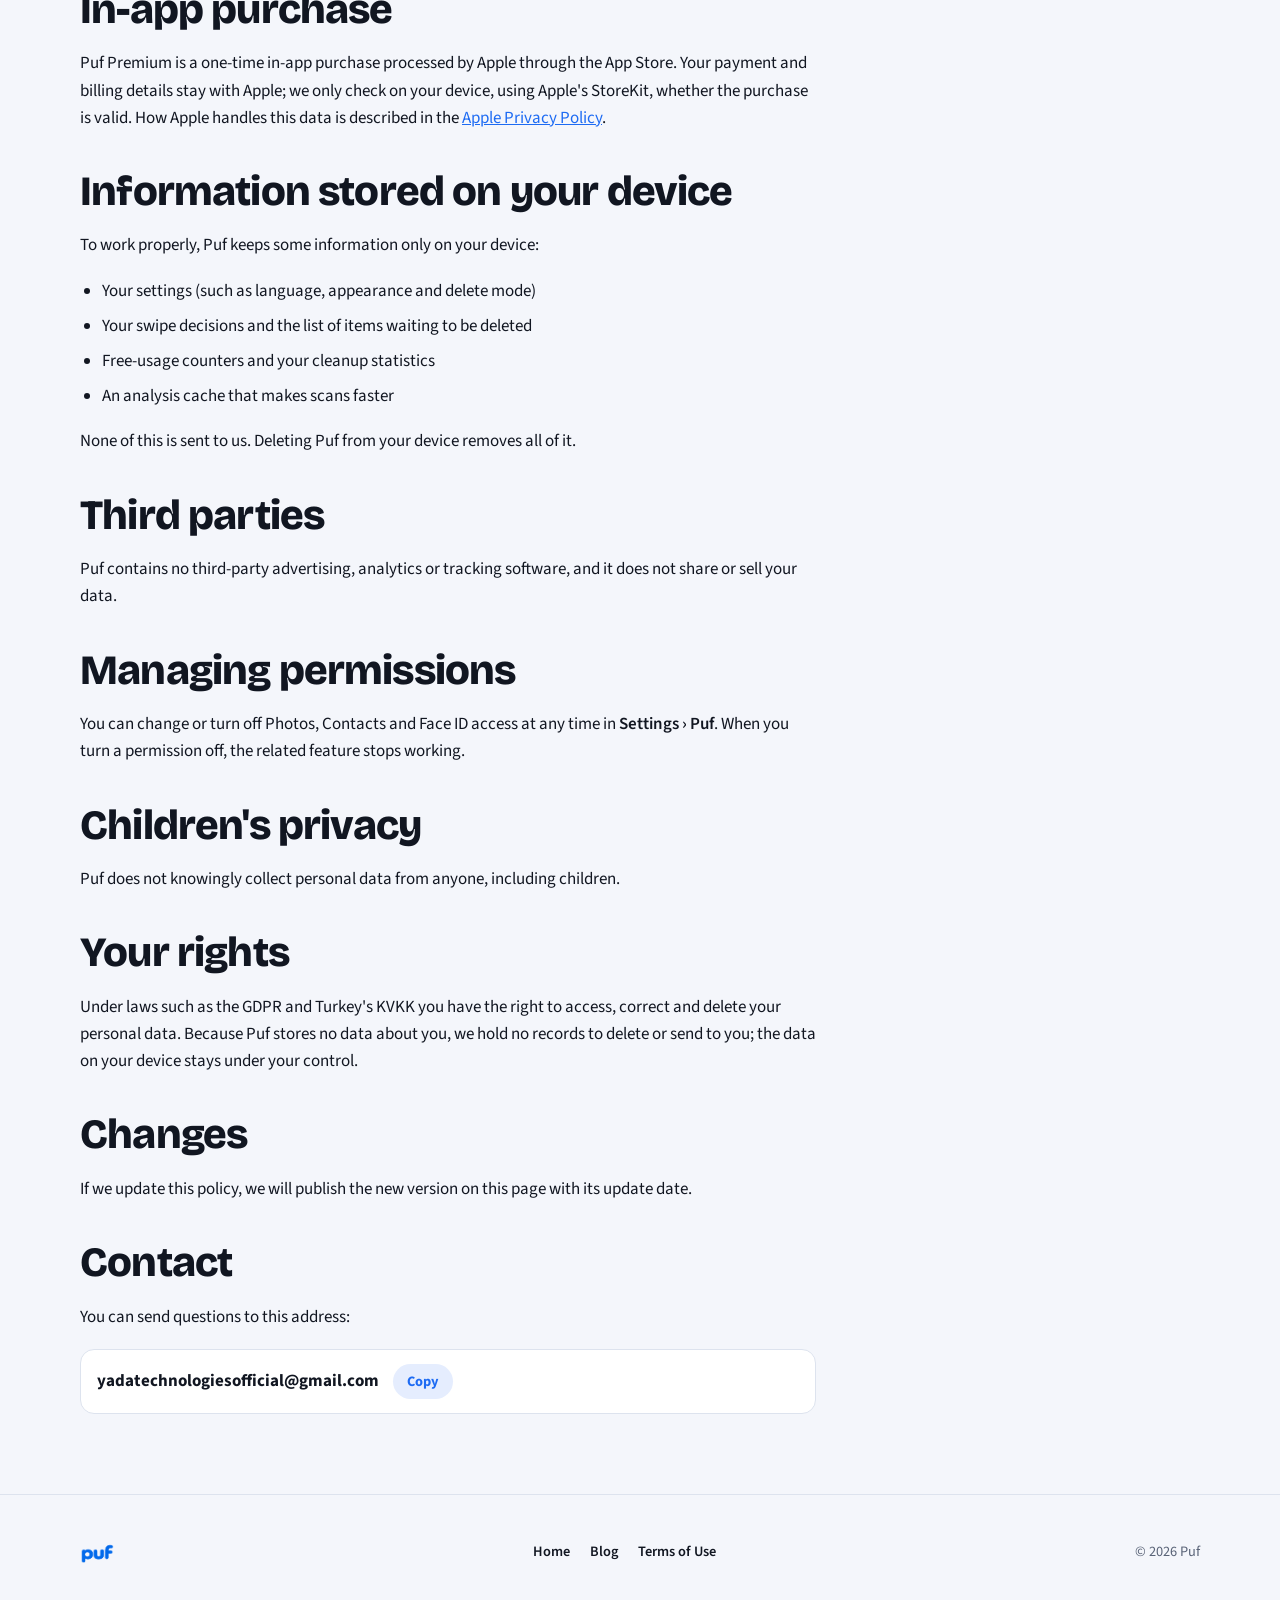
<file: privacy.html>
<!doctype html>
<html lang="tr"
  data-title-tr="Gizlilik Politikası · Puf"
  data-title-de="Datenschutzerklärung · Puf"
  data-title-en="Privacy Policy · Puf"
  data-desc-tr="Puf gizlilik politikası: fotoğrafların, videoların ve kişilerin cihazında kalır. Veri toplama, reklam ve takip yok."
  data-desc-de="Datenschutzerklärung von Puf: Fotos, Videos und Kontakte bleiben auf deinem Gerät. Keine Datenerhebung, keine Werbung, kein Tracking."
  data-desc-en="Puf privacy policy: your photos, videos and contacts stay on your device. No data collection, ads or tracking.">
<head>
  <meta charset="utf-8">
  <meta name="viewport" content="width=device-width, initial-scale=1, viewport-fit=cover">
  <title>Gizlilik Politikası · Puf</title>
  <meta name="description" content="Puf gizlilik politikası: fotoğrafların, videoların ve kişilerin cihazında kalır. Veri toplama, reklam ve takip yok.">
  <meta name="theme-color" content="#0b0f17">
  <link rel="icon" type="image/png" href="logo.png">
  <link rel="apple-touch-icon" href="logo.png">
  <link rel="preconnect" href="https://fonts.googleapis.com">
  <link rel="preconnect" href="https://fonts.gstatic.com" crossorigin>
  <link rel="stylesheet" href="https://fonts.googleapis.com/css2?family=Bricolage+Grotesque:opsz,wght@12..96,600;12..96,700;12..96,800&family=Source+Sans+3:ital,wght@0,400;0,600;0,700;1,400&display=swap">
  <link rel="stylesheet" href="styles.css">
</head>
<body>

<header class="site-header">
  <div class="wrap">
    <a class="brand" href="index.html" data-keep-lang>
      <img src="logo.png" alt="Puf" width="36" height="36">
    </a>
    <button class="menu-toggle" type="button" aria-expanded="false" aria-controls="site-nav" aria-label="Menu"><span></span></button>
    <nav class="nav" id="site-nav">
      <a href="index.html#features" data-keep-lang><span data-lang="tr">Özellikler</span><span data-lang="de">Funktionen</span><span data-lang="en">Features</span></a>
      <a href="index.html#pricing" data-keep-lang><span data-lang="tr">Fiyat</span><span data-lang="de">Preis</span><span data-lang="en">Pricing</span></a>
      <a href="blog.html" data-keep-lang>Blog</a>
      <a href="privacy.html" data-keep-lang aria-current="page"><span data-lang="tr">Gizlilik</span><span data-lang="de">Datenschutz</span><span data-lang="en">Privacy</span></a>
      <div class="lang-switch" role="group" aria-label="Language">
        <button type="button" data-set-lang="tr" aria-pressed="false">TR</button>
        <button type="button" data-set-lang="de" aria-pressed="false">DE</button>
        <button type="button" data-set-lang="en" aria-pressed="false">EN</button>
      </div>
    </nav>
  </div>
</header>

<main>
  <section class="page-hero">
    <div class="wrap">
      <span class="eyebrow">Puf</span>
      <h1><span data-lang="tr">Gizlilik Politikası</span><span data-lang="de">Datenschutzerklärung</span><span data-lang="en">Privacy Policy</span></h1>
      <p class="meta"><span data-lang="tr">Son güncelleme: 18 Ekim 2026</span><span data-lang="de">Zuletzt aktualisiert: 18. Oktober 2026</span><span data-lang="en">Last updated: October 18, 2026</span></p>
    </div>
  </section>

  <div class="wrap">
    <div class="prose" style="max-width: 46rem; padding-bottom: 80px;">

      <!-- Türkçe -->
      <div data-lang="tr" class="flex-lang stack">
        <div class="tldr">
          <p><b>Kısaca:</b> Fotoğrafların, videoların ve kişilerin cihazında analiz edilir; hiçbiri bize ya da başka bir sunucuya gönderilmez. Hesap yok, reklam yok, analiz ya da takip aracı yok. Premium satın alımını Apple işler.</p>
        </div>

        <h2>Bu politika neyi kapsar</h2>
        <p>Bu politika, iPhone için Puf uygulamasının ("Puf", "uygulama") hangi verilere eriştiğini, bunları nasıl kullandığını ve nerede sakladığını açıklar. Puf; kopya, benzer ve bulanık fotoğrafları bulmana, kaydırarak galerini temizlemene, fotoğraf ve videoları sıkıştırmana, kişilerini düzenlemene ve özel fotoğraflarını Gizli Kasa'da saklamana yardım eder.</p>

        <h2>Topladığımız veriler</h2>
        <p>Puf kişisel veri toplamaz. Hesap oluşturma, kayıt, reklam, analiz veya kullanım takibi yoktur. Uygulama bir sunucuya veri göndermez; Puf'u geliştiren ekip olarak senin fotoğraflarına, kişilerine ya da uygulama içindeki işlemlerine erişimimiz yoktur.</p>

        <h2>Fotoğraflar ve videolar</h2>
        <ul>
          <li>Puf, fotoğraf kütüphanene yalnızca sen izin verdiğinde erişir. Tüm erişimi ya da yalnızca seçtiğin öğeleri verebilirsin.</li>
          <li>Kopya, benzer ve bulanık fotoğrafları bulma, büyük dosyaları listeleme ve sıkıştırma işlemleri tamamen cihazında yapılır.</li>
          <li>iCloud Fotoğrafları kullanıyorsan, bir öğenin orijinali cihazında değilse iOS onu Apple'ın sunucularından indirebilir. Bu indirme Apple ile senin aranda gerçekleşir.</li>
          <li>Sıkıştırılmış kopyalar kendi fotoğraf kütüphanene kaydedilir. Silme işlemleri her zaman iOS'un kendi onay penceresiyle yapılır ve silinen öğeler 30 gün boyunca "Son Silinenler" albümünde kalır.</li>
        </ul>

        <h2>Kişiler</h2>
        <p>Kopya ve eksik kişileri bulmak için Puf, izin verirsen Kişiler listene erişir. Analiz cihazında yapılır. Kişileri birleştirme ya da silme yalnızca sen onayladığında gerçekleşir. Kişi bilgilerin cihazından çıkmaz.</p>

        <h2>Gizli Kasa ve Face ID</h2>
        <p>Gizli Kasa'ya eklediğin fotoğraflar, uygulamanın cihazındaki kendi alanında saklanır ve cihaz kilitliyken iOS veri korumasıyla şifrelenir. Kasa Face ID ya da cihaz parolanla açılır. Doğrulamayı iOS yapar; Puf yüz verine ya da parolana hiçbir zaman erişemez. Kasa içeriği, cihazının iCloud veya bilgisayar yedeklerine dahil edilebilir.</p>

        <h2>Uygulama içi satın alma</h2>
        <p>Puf Premium tek seferlik bir uygulama içi satın alımdır ve App Store üzerinden Apple tarafından işlenir. Ödeme ve fatura bilgilerin Apple'da kalır; biz yalnızca satın alımın geçerli olup olmadığını cihazında, Apple'ın StoreKit sistemiyle doğrularız. Apple'ın bu verileri nasıl işlediği <a href="https://www.apple.com/legal/privacy/" rel="noopener">Apple Gizlilik Politikası</a>'nda açıklanır.</p>

        <h2>Cihazında saklanan bilgiler</h2>
        <p>Puf'un düzgün çalışması için bazı bilgiler yalnızca cihazında tutulur:</p>
        <ul>
          <li>Ayarların (dil, görünüm, silme modu gibi)</li>
          <li>Kaydırırken verdiğin kararlar ve silinmeyi bekleyen öğelerin listesi</li>
          <li>Ücretsiz kullanım sayaçları ve temizlik istatistiklerin</li>
          <li>Taramayı hızlandırmak için oluşturulan analiz önbelleği</li>
        </ul>
        <p>Bu bilgiler bize gönderilmez. Puf'u cihazından sildiğinde hepsi de silinir.</p>

        <h2>Üçüncü taraflar</h2>
        <p>Puf, üçüncü taraf reklam, analiz veya izleme yazılımı içermez ve verilerini kimseyle paylaşmaz ya da satmaz.</p>

        <h2>İzinlerini yönetme</h2>
        <p>Fotoğraflar, Kişiler ve Face ID izinlerini istediğin zaman <span class="path">Ayarlar › Puf</span> bölümünden değiştirebilir ya da kapatabilirsin. Bir izni kapattığında ilgili özellik çalışmayı durdurur.</p>

        <h2>Çocukların gizliliği</h2>
        <p>Puf, çocuklar dahil hiç kimseden bilerek kişisel veri toplamaz.</p>

        <h2>Hakların</h2>
        <p>KVKK ve GDPR gibi düzenlemeler kapsamında kişisel verilerine erişme, düzeltme ve silme hakkın vardır. Puf senin hakkında veri saklamadığı için bizde silinecek ya da sana iletilecek bir kayıt bulunmaz; cihazındaki veriler senin kontrolündedir.</p>

        <h2>Değişiklikler</h2>
        <p>Bu politikayı güncellersek yeni sürümü bu sayfada, güncelleme tarihiyle birlikte yayınlarız.</p>

        <h2>İletişim</h2>
        <p>Sorularını bu adrese yazabilirsin:</p>
        <div class="contact">
          <code id="email-tr">yadatechnologiesofficial@gmail.com</code>
          <button type="button" data-copy="email-tr" data-done="Kopyalandı">Kopyala</button>
        </div>
      </div>

      <!-- Deutsch -->
      <div data-lang="de" class="flex-lang stack">
        <div class="tldr">
          <p><b>Kurz gesagt:</b> Deine Fotos, Videos und Kontakte werden auf deinem Gerät analysiert und nie an uns oder einen anderen Server gesendet. Kein Konto, keine Werbung, keine Analyse- oder Tracking-Tools. Den Premium-Kauf wickelt Apple ab.</p>
        </div>

        <h2>Geltungsbereich</h2>
        <p>Diese Erklärung beschreibt, auf welche Daten die iPhone-App Puf („Puf“, „die App“) zugreift, wie sie sie nutzt und wo sie gespeichert werden. Puf hilft dir, doppelte, ähnliche und unscharfe Fotos zu finden, deine Mediathek per Wischen aufzuräumen, Fotos und Videos zu komprimieren, Kontakte zu ordnen und private Fotos im Geheimen Tresor aufzubewahren.</p>

        <h2>Welche Daten wir erheben</h2>
        <p>Puf erhebt keine personenbezogenen Daten. Es gibt kein Konto, keine Registrierung, keine Werbung, keine Analyse und kein Nutzungs-Tracking. Die App sendet keine Daten an einen Server; als Team hinter Puf haben wir keinen Zugriff auf deine Fotos, Kontakte oder deine Aktionen in der App.</p>

        <h2>Fotos und Videos</h2>
        <ul>
          <li>Puf greift nur auf deine Mediathek zu, wenn du es erlaubst. Du kannst vollen Zugriff gewähren oder ihn auf ausgewählte Objekte beschränken.</li>
          <li>Das Finden von Duplikaten, ähnlichen und unscharfen Fotos, das Auflisten großer Dateien und das Komprimieren laufen vollständig auf deinem Gerät.</li>
          <li>Nutzt du iCloud-Fotos und liegt ein Original nicht auf dem Gerät, kann iOS es von Apples Servern laden. Dieser Download findet zwischen dir und Apple statt.</li>
          <li>Komprimierte Kopien werden in deiner eigenen Mediathek gespeichert. Gelöscht wird immer über den Bestätigungsdialog von iOS; gelöschte Objekte bleiben 30 Tage im Album „Zuletzt gelöscht“.</li>
        </ul>

        <h2>Kontakte</h2>
        <p>Um doppelte und unvollständige Kontakte zu finden, greift Puf mit deiner Erlaubnis auf deine Kontakte zu. Die Analyse läuft auf dem Gerät. Kontakte werden nur zusammengeführt oder gelöscht, wenn du es bestätigst. Deine Kontaktdaten verlassen dein Gerät nicht.</p>

        <h2>Geheimer Tresor und Face ID</h2>
        <p>Fotos im Geheimen Tresor werden im eigenen Speicherbereich der App auf deinem Gerät abgelegt und durch den Datenschutz von iOS verschlüsselt, solange das Gerät gesperrt ist. Der Tresor öffnet sich mit Face ID oder deinem Gerätecode. Die Prüfung übernimmt iOS; Puf hat nie Zugriff auf deine Gesichtsdaten oder deinen Code. Tresorinhalte können in iCloud- oder Computer-Backups deines Geräts enthalten sein.</p>

        <h2>In-App-Kauf</h2>
        <p>Puf Premium ist ein einmaliger In-App-Kauf, den Apple über den App Store abwickelt. Zahlungs- und Rechnungsdaten bleiben bei Apple; wir prüfen nur auf deinem Gerät mit Apples StoreKit, ob der Kauf gültig ist. Wie Apple diese Daten verarbeitet, steht in der <a href="https://www.apple.com/legal/privacy/" rel="noopener">Datenschutzrichtlinie von Apple</a>.</p>

        <h2>Auf deinem Gerät gespeicherte Informationen</h2>
        <p>Damit Puf richtig funktioniert, werden einige Informationen nur auf deinem Gerät gespeichert:</p>
        <ul>
          <li>Deine Einstellungen (etwa Sprache, Darstellung und Löschmodus)</li>
          <li>Deine Wisch-Entscheidungen und die Liste der Objekte, die auf das Löschen warten</li>
          <li>Zähler für die kostenlose Nutzung und deine Aufräum-Statistik</li>
          <li>Ein Analyse-Cache, der Scans beschleunigt</li>
        </ul>
        <p>Nichts davon wird an uns gesendet. Wenn du Puf löschst, wird alles mit entfernt.</p>

        <h2>Dritte</h2>
        <p>Puf enthält keine Werbe-, Analyse- oder Tracking-Software von Drittanbietern und gibt deine Daten weder weiter noch verkauft sie.</p>

        <h2>Berechtigungen verwalten</h2>
        <p>Den Zugriff auf Fotos, Kontakte und Face ID kannst du jederzeit unter <span class="path">Einstellungen › Puf</span> ändern oder abschalten. Schaltest du eine Berechtigung ab, funktioniert die zugehörige Funktion nicht mehr.</p>

        <h2>Datenschutz von Kindern</h2>
        <p>Puf erhebt wissentlich von niemandem personenbezogene Daten, auch nicht von Kindern.</p>

        <h2>Deine Rechte</h2>
        <p>Nach der DSGVO hast du das Recht auf Auskunft, Berichtigung und Löschung deiner personenbezogenen Daten. Da Puf keine Daten über dich speichert, haben wir keine Einträge, die gelöscht oder herausgegeben werden könnten; die Daten auf deinem Gerät bleiben unter deiner Kontrolle.</p>

        <h2>Änderungen</h2>
        <p>Wenn wir diese Erklärung ändern, veröffentlichen wir die neue Fassung mit Datum auf dieser Seite.</p>

        <h2>Kontakt</h2>
        <p>Fragen kannst du an diese Adresse schicken:</p>
        <div class="contact">
          <code id="email-de">yadatechnologiesofficial@gmail.com</code>
          <button type="button" data-copy="email-de" data-done="Kopiert">Kopieren</button>
        </div>
      </div>

      <!-- English -->
      <div data-lang="en" class="flex-lang stack">
        <div class="tldr">
          <p><b>In short:</b> Your photos, videos and contacts are analyzed on your device and never sent to us or any other server. No account, no ads, no analytics or tracking tools. Apple processes the Premium purchase.</p>
        </div>

        <h2>What this policy covers</h2>
        <p>This policy explains which data the Puf app for iPhone ("Puf", "the app") accesses, how it uses that data and where it is stored. Puf helps you find duplicate, similar and blurry photos, clean up your library by swiping, compress photos and videos, tidy up your contacts and keep private photos in the Secret Vault.</p>

        <h2>Data we collect</h2>
        <p>Puf does not collect personal data. There are no accounts, sign-ups, ads, analytics or usage tracking. The app does not send data to any server, and the team behind Puf has no access to your photos, contacts or anything you do in the app.</p>

        <h2>Photos and videos</h2>
        <ul>
          <li>Puf accesses your photo library only after you allow it. You can grant full access or limit it to selected items.</li>
          <li>Finding duplicate, similar and blurry photos, listing large files and compressing all happen on your device.</li>
          <li>If you use iCloud Photos and an original isn't stored on your device, iOS may download it from Apple's servers. That download is between you and Apple.</li>
          <li>Compressed copies are saved to your own photo library. Deletions always go through the iOS confirmation dialog, and deleted items stay in the "Recently Deleted" album for 30 days.</li>
        </ul>

        <h2>Contacts</h2>
        <p>To find duplicate and incomplete contacts, Puf accesses your contacts if you allow it. The analysis runs on your device. Contacts are merged or deleted only when you confirm. Your contact information never leaves your device.</p>

        <h2>Secret Vault and Face ID</h2>
        <p>Photos you add to the Secret Vault are stored in the app's own space on your device and encrypted by iOS data protection while the device is locked. The vault opens with Face ID or your device passcode. iOS performs the check; Puf never has access to your face data or passcode. Vault contents may be included in your device's iCloud or computer backups.</p>

        <h2>In-app purchase</h2>
        <p>Puf Premium is a one-time in-app purchase processed by Apple through the App Store. Your payment and billing details stay with Apple; we only check on your device, using Apple's StoreKit, whether the purchase is valid. How Apple handles this data is described in the <a href="https://www.apple.com/legal/privacy/" rel="noopener">Apple Privacy Policy</a>.</p>

        <h2>Information stored on your device</h2>
        <p>To work properly, Puf keeps some information only on your device:</p>
        <ul>
          <li>Your settings (such as language, appearance and delete mode)</li>
          <li>Your swipe decisions and the list of items waiting to be deleted</li>
          <li>Free-usage counters and your cleanup statistics</li>
          <li>An analysis cache that makes scans faster</li>
        </ul>
        <p>None of this is sent to us. Deleting Puf from your device removes all of it.</p>

        <h2>Third parties</h2>
        <p>Puf contains no third-party advertising, analytics or tracking software, and it does not share or sell your data.</p>

        <h2>Managing permissions</h2>
        <p>You can change or turn off Photos, Contacts and Face ID access at any time in <span class="path">Settings › Puf</span>. When you turn a permission off, the related feature stops working.</p>

        <h2>Children's privacy</h2>
        <p>Puf does not knowingly collect personal data from anyone, including children.</p>

        <h2>Your rights</h2>
        <p>Under laws such as the GDPR and Turkey's KVKK you have the right to access, correct and delete your personal data. Because Puf stores no data about you, we hold no records to delete or send to you; the data on your device stays under your control.</p>

        <h2>Changes</h2>
        <p>If we update this policy, we will publish the new version on this page with its update date.</p>

        <h2>Contact</h2>
        <p>You can send questions to this address:</p>
        <div class="contact">
          <code id="email-en">yadatechnologiesofficial@gmail.com</code>
          <button type="button" data-copy="email-en" data-done="Copied">Copy</button>
        </div>
      </div>

    </div>
  </div>
</main>

<footer class="site-footer">
  <div class="wrap">
    <a class="brand" href="index.html" data-keep-lang><img src="logo.png" alt="Puf" width="28" height="28"></a>
    <nav aria-label="Footer">
      <a href="index.html" data-keep-lang><span data-lang="tr">Ana sayfa</span><span data-lang="de">Startseite</span><span data-lang="en">Home</span></a>
      <a href="blog.html" data-keep-lang>Blog</a>
      <a href="https://www.apple.com/legal/internet-services/itunes/dev/stdeula/" rel="noopener"><span data-lang="tr">Kullanım Koşulları</span><span data-lang="de">Nutzungsbedingungen</span><span data-lang="en">Terms of Use</span></a>
    </nav>
    <span>© <span data-year>2026</span> Puf</span>
  </div>
</footer>

<script src="site.js"></script>
</body>
</html>
</file>
<file: styles.css>
/* Puf website — shared styles for index.html, blog.html and privacy.html.
   Layout: one centered column (max 72rem) with full-width colored bands; phone-first, two columns from 860px. */

:root {
  --bg: #f4f6fb;
  --surface: #ffffff;
  --surface-2: #eef2f9;
  --fg: #111621;
  --muted: #586276;
  --line: #dde3ee;
  --accent: #1d6bf3;
  --accent-strong: #0f55d6;
  --accent-soft: #e5edfe;
  --keep: #16a36a;
  --delete: #e5484d;
  --star: #f2a90f;
  --hero-bg: #0b0f17;
  --hero-fg: #eef2fa;
  --hero-muted: #9aa5b9;
  --shadow: 0 18px 40px -18px rgba(17, 34, 68, 0.25);

  --font-display: "Bricolage Grotesque", "Avenir Next", "Segoe UI", system-ui, sans-serif;
  --font-body: "Source Sans 3", "Segoe UI", system-ui, -apple-system, sans-serif;

  --step--1: 0.9rem;
  --step-0: 1.0625rem;
  --step-1: 1.25rem;
  --step-2: 1.6rem;
  --step-3: clamp(1.9rem, 4.4vw, 2.6rem);
  --step-4: clamp(2.4rem, 7vw, 4.2rem);

  --radius: 20px;
  --gutter-l: max(16px, env(safe-area-inset-left, 0px));
  --gutter-r: max(16px, env(safe-area-inset-right, 0px));
  color-scheme: light;
}

@media (prefers-color-scheme: dark) {
  :root {
    --bg: #0a0d13;
    --surface: #131823;
    --surface-2: #1a2030;
    --fg: #e9edf5;
    --muted: #9aa4b7;
    --line: #242b3a;
    --accent: #5b95ff;
    --accent-strong: #7aa9ff;
    --accent-soft: #15223b;
    --shadow: 0 18px 40px -18px rgba(0, 0, 0, 0.6);
    color-scheme: dark;
  }
}

/* ---------- Base ---------- */

*, *::before, *::after { box-sizing: border-box; }
html { -webkit-text-size-adjust: 100%; scroll-behavior: smooth; }
@media (prefers-reduced-motion: reduce) { html { scroll-behavior: auto; } }

body {
  margin: 0;
  background: var(--bg);
  color: var(--fg);
  font-family: var(--font-body);
  font-size: var(--step-0);
  line-height: 1.6;
  padding-top: env(safe-area-inset-top, 0px);
  padding-bottom: env(safe-area-inset-bottom, 0px);
}

img { max-width: 100%; display: block; }
a { color: var(--accent); }
h1, h2, h3, h4 { font-family: var(--font-display); line-height: 1.12; margin: 0; text-wrap: balance; letter-spacing: -0.02em; overflow-wrap: break-word; hyphens: auto; }
p, ul, ol { margin: 0; }
:focus-visible { outline: 2px solid var(--accent); outline-offset: 3px; border-radius: 6px; }

.wrap {
  width: 100%;
  max-width: 72rem;
  margin: 0 auto;
  padding-left: var(--gutter-l);
  padding-right: var(--gutter-r);
}
.narrow { max-width: 46rem; }

.eyebrow {
  font-size: var(--step--1);
  font-weight: 600;
  letter-spacing: 0.08em;
  text-transform: uppercase;
  color: var(--accent);
}
.lead { font-size: var(--step-1); color: var(--muted); max-width: 38rem; }

/* ---------- Language blocks ----------
   Every language's text is in the HTML (readable by search engines and AI tools);
   only the active one is shown. Without JavaScript the page shows <html lang>. */
[data-lang] { display: none !important; }
html[lang="tr"] [data-lang="tr"],
html[lang="de"] [data-lang="de"],
html[lang="en"] [data-lang="en"] { display: revert !important; }
html[lang="tr"] [data-lang="tr"].flex-lang,
html[lang="de"] [data-lang="de"].flex-lang,
html[lang="en"] [data-lang="en"].flex-lang { display: flex !important; }

/* ---------- Header ---------- */

.site-header {
  position: sticky;
  top: 0;
  z-index: 20;
  background: color-mix(in srgb, var(--bg) 86%, transparent);
  backdrop-filter: saturate(160%) blur(14px);
  -webkit-backdrop-filter: saturate(160%) blur(14px);
  border-bottom: 1px solid var(--line);
}
.site-header .wrap {
  display: flex;
  align-items: center;
  gap: 16px;
  min-height: 64px;
}
.brand {
  display: inline-flex;
  align-items: center;
  gap: 10px;
  text-decoration: none;
  color: var(--fg);
  font-family: var(--font-display);
  font-weight: 800;
  font-size: 1.3rem;
  letter-spacing: -0.02em;
}
.brand img { width: 40px; height: 40px; border-radius: 11px; }

.nav { display: flex; align-items: center; gap: 4px; margin-left: auto; }
.nav a {
  color: var(--fg);
  text-decoration: none;
  font-weight: 600;
  font-size: 0.98rem;
  padding: 8px 12px;
  border-radius: 999px;
}
.nav a:hover, .nav a[aria-current="page"] { background: var(--surface-2); }

.lang-switch {
  display: inline-flex;
  padding: 3px;
  border-radius: 999px;
  background: var(--surface-2);
  border: 1px solid var(--line);
}
.lang-switch button {
  font: inherit;
  font-size: 0.8rem;
  font-weight: 700;
  letter-spacing: 0.05em;
  color: var(--muted);
  background: transparent;
  border: 0;
  border-radius: 999px;
  padding: 5px 10px;
  cursor: pointer;
}
.lang-switch button[aria-pressed="true"] { background: var(--surface); color: var(--fg); box-shadow: 0 1px 3px rgba(0, 0, 0, 0.12); }

.menu-toggle {
  display: none;
  margin-left: auto;
  width: 42px;
  height: 42px;
  border-radius: 12px;
  border: 1px solid var(--line);
  background: var(--surface);
  color: var(--fg);
  cursor: pointer;
}
.menu-toggle span, .menu-toggle span::before, .menu-toggle span::after {
  display: block; width: 18px; height: 2px; background: currentColor; border-radius: 2px; margin: 0 auto; position: relative; content: "";
}
.menu-toggle span::before { position: absolute; top: -6px; }
.menu-toggle span::after { position: absolute; top: 6px; }

@media (max-width: 760px) {
  .menu-toggle { display: block; }
  .nav {
    display: none;
    position: absolute;
    top: 100%;
    left: 0;
    right: 0;
    flex-direction: column;
    align-items: stretch;
    gap: 4px;
    padding: 12px var(--gutter-r) 16px var(--gutter-l);
    background: var(--bg);
    border-bottom: 1px solid var(--line);
  }
  .nav.open { display: flex; }
  .nav a { padding: 12px 14px; }
  .nav .lang-switch { align-self: flex-start; margin-top: 6px; }
}

/* ---------- Buttons ---------- */

.btn {
  display: inline-flex;
  align-items: center;
  justify-content: center;
  gap: 10px;
  min-height: 52px;
  padding: 0 22px;
  border-radius: 16px;
  font-weight: 700;
  font-size: 1.02rem;
  text-decoration: none;
  border: 1px solid transparent;
  cursor: pointer;
  transition: transform 0.15s ease, background-color 0.15s ease;
}
.btn:active { transform: scale(0.98); }
.btn-primary { background: var(--accent); color: #fff; box-shadow: 0 10px 24px -10px var(--accent); }
.btn-primary:hover { background: var(--accent-strong); }
.btn-ghost { background: transparent; color: inherit; border-color: currentColor; opacity: 0.9; }
.btn-store { background: #000; color: #fff; border-color: rgba(255, 255, 255, 0.18); }
.btn-store svg { width: 22px; height: 22px; flex: none; }
.btn-store small { display: block; font-size: 0.7rem; font-weight: 600; opacity: 0.75; line-height: 1; }
.btn-store strong { display: block; font-size: 1.05rem; line-height: 1.15; }

/* ---------- Sections ---------- */

.section { padding-block: clamp(56px, 9vw, 104px); }
.section-head { display: flex; flex-direction: column; gap: 12px; margin-bottom: 36px; max-width: 44rem; }
.section-head h2 { font-size: var(--step-3); font-weight: 800; }

.band-dark { background: var(--hero-bg); color: var(--hero-fg); }
.band-dark .lead, .band-dark .muted { color: var(--hero-muted); }
.band-soft { background: var(--surface-2); }

/* ---------- Hero ---------- */

.hero { position: relative; overflow: hidden; }
.hero::before {
  content: "";
  position: absolute;
  inset: -40% -20% auto auto;
  width: 70vw;
  height: 70vw;
  max-width: 900px;
  max-height: 900px;
  background: radial-gradient(closest-side, rgba(29, 107, 243, 0.35), transparent 70%);
  pointer-events: none;
}
.hero .wrap {
  position: relative;
  display: grid;
  gap: 48px;
  align-items: center;
  padding-block: clamp(48px, 8vw, 96px);
}
@media (min-width: 860px) { .hero .wrap { grid-template-columns: minmax(0, 1.1fr) minmax(0, 0.9fr); } }
.hero-copy { display: flex; flex-direction: column; gap: 22px; min-width: 0; }
.hero h1 { font-size: var(--step-4); font-weight: 800; letter-spacing: -0.035em; }
.hero h1 em { font-style: normal; color: #6ea2ff; }
.hero-actions { display: flex; flex-wrap: wrap; gap: 12px; align-items: center; }
.hero-note { font-size: var(--step--1); color: var(--hero-muted); }
.hero-badge { display: inline-flex; align-items: center; gap: 12px; }
.hero-badge img { width: 56px; height: 56px; border-radius: 15px; box-shadow: 0 10px 30px -8px rgba(0, 0, 0, 0.6); }

/* Phone mock: a CSS drawing of the swipe screen. */
.phone {
  justify-self: center;
  width: min(300px, 78vw);
  aspect-ratio: 9 / 19;
  max-width: 100%;
  border-radius: 46px;
  padding: 12px;
  background: linear-gradient(160deg, #2a3142, #11151e);
  box-shadow: 0 40px 80px -30px rgba(0, 0, 0, 0.8), inset 0 0 0 1px rgba(255, 255, 255, 0.08);
}
.phone-screen {
  height: 100%;
  border-radius: 36px;
  background: #0d1119;
  overflow: hidden;
  display: flex;
  flex-direction: column;
  padding: 34px 14px 16px;
  gap: 12px;
  position: relative;
}
.phone-screen::before {
  content: "";
  position: absolute;
  top: 10px;
  left: 50%;
  translate: -50% 0;
  width: 84px;
  height: 22px;
  border-radius: 999px;
  background: #000;
}
.chips { display: flex; gap: 6px; }
.chip { font-size: 0.66rem; font-weight: 700; padding: 5px 10px; border-radius: 999px; background: #1b2232; color: #c8d0df; white-space: nowrap; }
.chip.on { background: #eef2fa; color: #0d1119; }
.deck { position: relative; flex: 1; }
.card {
  position: absolute;
  inset: 0;
  border-radius: 22px;
  overflow: hidden;
  background:
    radial-gradient(circle at 28% 34%, #9fd6b4 0 17%, transparent 17.5%),
    radial-gradient(ellipse at 70% 40%, #f0cf8f 0 15%, transparent 15.5%),
    radial-gradient(ellipse at 40% 70%, #c27a9b 0 14%, transparent 14.5%),
    linear-gradient(180deg, #3f86d6 0%, #1f4e8f 100%);
}
.card.back { transform: translateY(10px) scale(0.94); opacity: 0.55; background: linear-gradient(180deg, #a35bd1, #4b2a7c); }
.card.top { animation: swipe 6s ease-in-out infinite; transform-origin: 50% 110%; }
.card .info { position: absolute; left: 14px; right: 14px; bottom: 14px; color: #fff; display: flex; flex-direction: column; gap: 6px; }
.card .info strong { font-family: var(--font-display); font-size: 1rem; }
.card .tags { display: flex; gap: 6px; }
.card .tags span { font-size: 0.6rem; font-weight: 700; padding: 3px 7px; border-radius: 999px; background: rgba(0, 0, 0, 0.35); }
.stamp {
  position: absolute;
  top: 18px;
  font-family: var(--font-display);
  font-weight: 800;
  font-size: 0.9rem;
  letter-spacing: 0.06em;
  padding: 3px 9px;
  border-radius: 8px;
  border: 2px solid currentColor;
  background: rgba(255, 255, 255, 0.92);
  opacity: 0;
}
.stamp.keep { left: 16px; color: var(--keep); rotate: -12deg; animation: stamp-keep 6s ease-in-out infinite; }
.stamp.del { right: 16px; color: var(--delete); rotate: 12deg; animation: stamp-del 6s ease-in-out infinite; }
.actions { display: grid; grid-template-columns: minmax(0, 1fr) 42px minmax(0, 1fr); gap: 8px; align-items: center; }
.actions > .act {
  display: flex;
  align-items: center;
  gap: 7px;
  height: 42px;
  padding: 0 6px;
  border-radius: 999px;
  background: #161c29;
  color: #eef2fa;
  font-size: 0.74rem;
  font-weight: 700;
  white-space: nowrap;
  min-width: 0;
}
.actions > .act.x { justify-content: flex-start; }
.actions > .act.ok { justify-content: flex-end; }
.actions > .act .label { overflow: hidden; text-overflow: ellipsis; }
.actions .dot {
  flex: none;
  width: 30px;
  height: 30px;
  border-radius: 50%;
  display: grid;
  place-items: center;
  color: #fff;
  font-size: 0.85rem;
  line-height: 1;
}
.actions .x .dot { background: var(--delete); box-shadow: 0 4px 12px -4px var(--delete); }
.actions .ok .dot { background: var(--keep); box-shadow: 0 4px 12px -4px var(--keep); }
.actions > .st {
  width: 42px;
  height: 42px;
  border-radius: 50%;
  display: grid;
  place-items: center;
  background: #161c29;
  color: var(--star);
  font-size: 1.05rem;
}

@keyframes swipe {
  0%, 12% { transform: none; }
  24% { transform: translateX(-8%) rotate(-5deg); }
  32%, 44% { transform: none; }
  56% { transform: translateX(10%) rotate(6deg); }
  64%, 100% { transform: none; }
}
@keyframes stamp-del { 0%, 14% { opacity: 0; } 24% { opacity: 1; } 32%, 100% { opacity: 0; } }
@keyframes stamp-keep { 0%, 46% { opacity: 0; } 56% { opacity: 1; } 64%, 100% { opacity: 0; } }
@media (prefers-reduced-motion: reduce) { .card.top, .stamp { animation: none; } }

/* ---------- Stat strip ---------- */

.stats {
  display: grid;
  grid-template-columns: repeat(2, minmax(0, 1fr));
  gap: 1px;
  background: var(--line);
  border: 1px solid var(--line);
  border-radius: var(--radius);
  overflow: hidden;
}
@media (min-width: 760px) { .stats { grid-template-columns: repeat(4, minmax(0, 1fr)); } }
.stat { background: var(--surface); padding: 22px 20px; display: flex; flex-direction: column; gap: 4px; }
.stat b { font-family: var(--font-display); font-size: var(--step-2); font-weight: 800; font-variant-numeric: tabular-nums; letter-spacing: -0.02em; }
.stat span { color: var(--muted); font-size: var(--step--1); }
.stats-note { margin-top: 12px; color: var(--muted); font-size: var(--step--1); }

/* ---------- Feature grid ---------- */

.features { display: grid; gap: 16px; grid-template-columns: minmax(0, 1fr); }
@media (min-width: 640px) { .features { grid-template-columns: repeat(2, minmax(0, 1fr)); } }
@media (min-width: 980px) { .features { grid-template-columns: repeat(3, minmax(0, 1fr)); } }
.feature {
  background: var(--surface);
  border: 1px solid var(--line);
  border-radius: var(--radius);
  padding: 24px;
  display: flex;
  flex-direction: column;
  gap: 10px;
  min-width: 0;
}
.feature .icon {
  width: 46px;
  height: 46px;
  border-radius: 14px;
  display: grid;
  place-items: center;
  background: var(--accent-soft);
  color: var(--accent);
}
.feature .icon svg { width: 24px; height: 24px; }
.feature h3 { font-size: var(--step-1); font-weight: 700; }
.feature p { color: var(--muted); }
.feature .example {
  margin-top: auto;
  padding-top: 12px;
  border-top: 1px dashed var(--line);
  font-size: var(--step--1);
  color: var(--fg);
}
.feature .example b { color: var(--accent); font-variant-numeric: tabular-nums; }

/* ---------- Steps ---------- */

.steps { display: grid; gap: 16px; counter-reset: step; grid-template-columns: minmax(0, 1fr); }
@media (min-width: 860px) { .steps { grid-template-columns: repeat(3, minmax(0, 1fr)); } }
.step { display: flex; flex-direction: column; gap: 10px; padding: 24px; border-radius: var(--radius); background: rgba(255, 255, 255, 0.04); border: 1px solid rgba(255, 255, 255, 0.08); }
.step::before {
  counter-increment: step;
  content: counter(step);
  font-family: var(--font-display);
  font-weight: 800;
  font-size: 1.1rem;
  width: 40px;
  height: 40px;
  border-radius: 12px;
  display: grid;
  place-items: center;
  background: var(--accent);
  color: #fff;
}
.step h3 { font-size: var(--step-1); }
.step p { color: var(--hero-muted); }

/* ---------- Pricing ---------- */

.plans { display: grid; gap: 16px; grid-template-columns: minmax(0, 1fr); }
@media (min-width: 760px) { .plans { grid-template-columns: repeat(2, minmax(0, 1fr)); } }
.plan { background: var(--surface); border: 1px solid var(--line); border-radius: var(--radius); padding: 28px; display: flex; flex-direction: column; gap: 16px; }
.plan.premium { border: 2px solid var(--accent); box-shadow: var(--shadow); }
.plan h3 { font-size: var(--step-2); }
.plan .price { font-family: var(--font-display); font-weight: 800; font-size: var(--step-1); color: var(--accent); }
.plan ul { list-style: none; padding: 0; display: grid; gap: 10px; }
.plan li { display: grid; grid-template-columns: 22px minmax(0, 1fr); gap: 10px; }
.plan li::before {
  content: "";
  width: 20px;
  height: 20px;
  margin-top: 3px;
  border-radius: 50%;
  background: var(--accent-soft) url("data:image/svg+xml,%3Csvg xmlns='http://www.w3.org/2000/svg' viewBox='0 0 20 20'%3E%3Cpath d='M5.5 10.5l3 3 6-7' fill='none' stroke='%231d6bf3' stroke-width='2.2' stroke-linecap='round' stroke-linejoin='round'/%3E%3C/svg%3E") center / 14px no-repeat;
}
.badge { align-self: flex-start; font-size: 0.75rem; font-weight: 700; letter-spacing: 0.06em; text-transform: uppercase; padding: 5px 10px; border-radius: 999px; background: var(--accent); color: #fff; }

/* ---------- Privacy highlight ---------- */

.privacy-card {
  display: grid;
  gap: 24px;
  align-items: center;
  padding: clamp(24px, 4vw, 44px);
  border-radius: 28px;
  background: var(--surface);
  border: 1px solid var(--line);
}
@media (min-width: 860px) { .privacy-card { grid-template-columns: auto minmax(0, 1fr) auto; } }
.privacy-card .shield { width: 72px; height: 72px; border-radius: 22px; display: grid; place-items: center; background: var(--accent-soft); color: var(--accent); }
.privacy-card .shield svg { width: 36px; height: 36px; }
.privacy-card h2 { font-size: var(--step-2); }
.privacy-card p { color: var(--muted); }

/* ---------- FAQ ---------- */

.faq { display: grid; gap: 10px; }
.faq details { background: var(--surface); border: 1px solid var(--line); border-radius: 16px; padding: 0 20px; }
.faq summary {
  cursor: pointer;
  list-style: none;
  font-weight: 700;
  padding: 18px 28px 18px 0;
  position: relative;
}
.faq summary::-webkit-details-marker { display: none; }
.faq summary::after {
  content: "";
  position: absolute;
  right: 4px;
  top: 50%;
  width: 9px;
  height: 9px;
  border-right: 2px solid var(--muted);
  border-bottom: 2px solid var(--muted);
  transform: translateY(-70%) rotate(45deg);
  transition: transform 0.2s ease;
}
.faq details[open] summary::after { transform: translateY(-30%) rotate(-135deg); }
.faq details p { padding-bottom: 18px; color: var(--muted); }

/* ---------- CTA band ---------- */

.cta { text-align: left; display: grid; gap: 24px; align-items: center; }
@media (min-width: 860px) { .cta { grid-template-columns: minmax(0, 1fr) auto; } }
.cta h2 { font-size: var(--step-3); font-weight: 800; }

/* ---------- Footer ---------- */

.site-footer { border-top: 1px solid var(--line); padding-block: 40px; color: var(--muted); font-size: var(--step--1); }
.site-footer .wrap { display: flex; flex-wrap: wrap; gap: 16px 32px; align-items: center; justify-content: space-between; }
.site-footer nav { display: flex; flex-wrap: wrap; gap: 8px 20px; }
.site-footer a { color: var(--fg); text-decoration: none; font-weight: 600; }
.site-footer a:hover { color: var(--accent); }
.site-footer .brand { font-size: 1.1rem; }
.site-footer .brand img { width: 34px; height: 34px; border-radius: 9px; }

/* ---------- Document pages (blog, privacy) ---------- */

.page-hero { padding-block: clamp(40px, 7vw, 80px) clamp(24px, 4vw, 40px); }
.page-hero .wrap { display: flex; flex-direction: column; gap: 16px; }
.page-hero h1 { font-size: var(--step-4); font-weight: 800; letter-spacing: -0.035em; }
.meta { color: var(--muted); font-size: var(--step--1); }

.doc-layout { display: grid; gap: 40px; padding-bottom: 80px; }
@media (min-width: 980px) { .doc-layout { grid-template-columns: 16rem minmax(0, 1fr); align-items: start; } }

.toc {
  background: var(--surface);
  border: 1px solid var(--line);
  border-radius: var(--radius);
  padding: 20px;
  display: flex;
  flex-direction: column;
  gap: 10px;
}
@media (min-width: 980px) { .toc { position: sticky; top: calc(84px + env(safe-area-inset-top, 0px)); } }
.toc b { font-size: var(--step--1); letter-spacing: 0.06em; text-transform: uppercase; color: var(--muted); }
.toc ol { padding-left: 1.2em; display: grid; gap: 8px; font-size: 0.98rem; }
.toc a { color: var(--fg); text-decoration: none; }
.toc a:hover { color: var(--accent); }

.prose { display: flex; flex-direction: column; gap: 18px; max-width: 44rem; min-width: 0; }
.prose h2 { font-size: var(--step-3); font-weight: 800; margin-top: 18px; scroll-margin-top: 90px; }
.prose h3 { font-size: var(--step-1); font-weight: 700; margin-top: 8px; scroll-margin-top: 90px; }
.prose ul, .prose ol { padding-left: 1.3em; display: grid; gap: 8px; }
.prose .path { font-weight: 600; }
.prose table { width: 100%; border-collapse: collapse; font-size: 0.98rem; font-variant-numeric: tabular-nums; }
.prose th, .prose td { text-align: left; padding: 10px 12px; border-bottom: 1px solid var(--line); }
.prose th { font-size: var(--step--1); letter-spacing: 0.04em; text-transform: uppercase; color: var(--muted); }
.table-scroll { overflow-x: auto; border: 1px solid var(--line); border-radius: 14px; background: var(--surface); }

.post {
  background: var(--surface);
  border: 1px solid var(--line);
  border-radius: 24px;
  padding: clamp(22px, 4vw, 40px);
  display: flex;
  flex-direction: column;
  gap: 16px;
  scroll-margin-top: 84px;
}
.post + .post { margin-top: 24px; }
.post header { display: flex; flex-direction: column; gap: 8px; }
.post h2 { margin-top: 0; font-size: var(--step-3); }
.tldr { background: var(--accent-soft); border-radius: 16px; padding: 16px 18px; }
.tldr b { color: var(--accent); }
.callout { border-left: 4px solid var(--accent); padding: 4px 0 4px 16px; color: var(--muted); }

.post-list { display: grid; gap: 14px; grid-template-columns: minmax(0, 1fr); }
@media (min-width: 760px) { .post-list { grid-template-columns: repeat(2, minmax(0, 1fr)); } }
.post-link {
  display: flex;
  flex-direction: column;
  gap: 6px;
  padding: 20px;
  border-radius: 18px;
  background: var(--surface);
  border: 1px solid var(--line);
  text-decoration: none;
  color: var(--fg);
}
.post-link:hover { border-color: var(--accent); }
.post-link span { color: var(--muted); font-size: var(--step--1); }

.contact {
  display: flex;
  flex-wrap: wrap;
  align-items: center;
  gap: 10px 14px;
  background: var(--surface);
  border: 1px solid var(--line);
  border-radius: 14px;
  padding: 14px 16px;
}
.contact code { font-family: var(--font-body); font-weight: 700; user-select: all; overflow-wrap: anywhere; min-width: 0; }
.contact button {
  font: inherit;
  font-size: 0.9rem;
  font-weight: 700;
  color: var(--accent);
  background: var(--accent-soft);
  border: 0;
  border-radius: 999px;
  padding: 6px 14px;
  cursor: pointer;
}

/* Language blocks that hold a whole article or policy keep the column rhythm. */
.stack { flex-direction: column; gap: 18px; }
.post > .stack { gap: 16px; }
</file>
